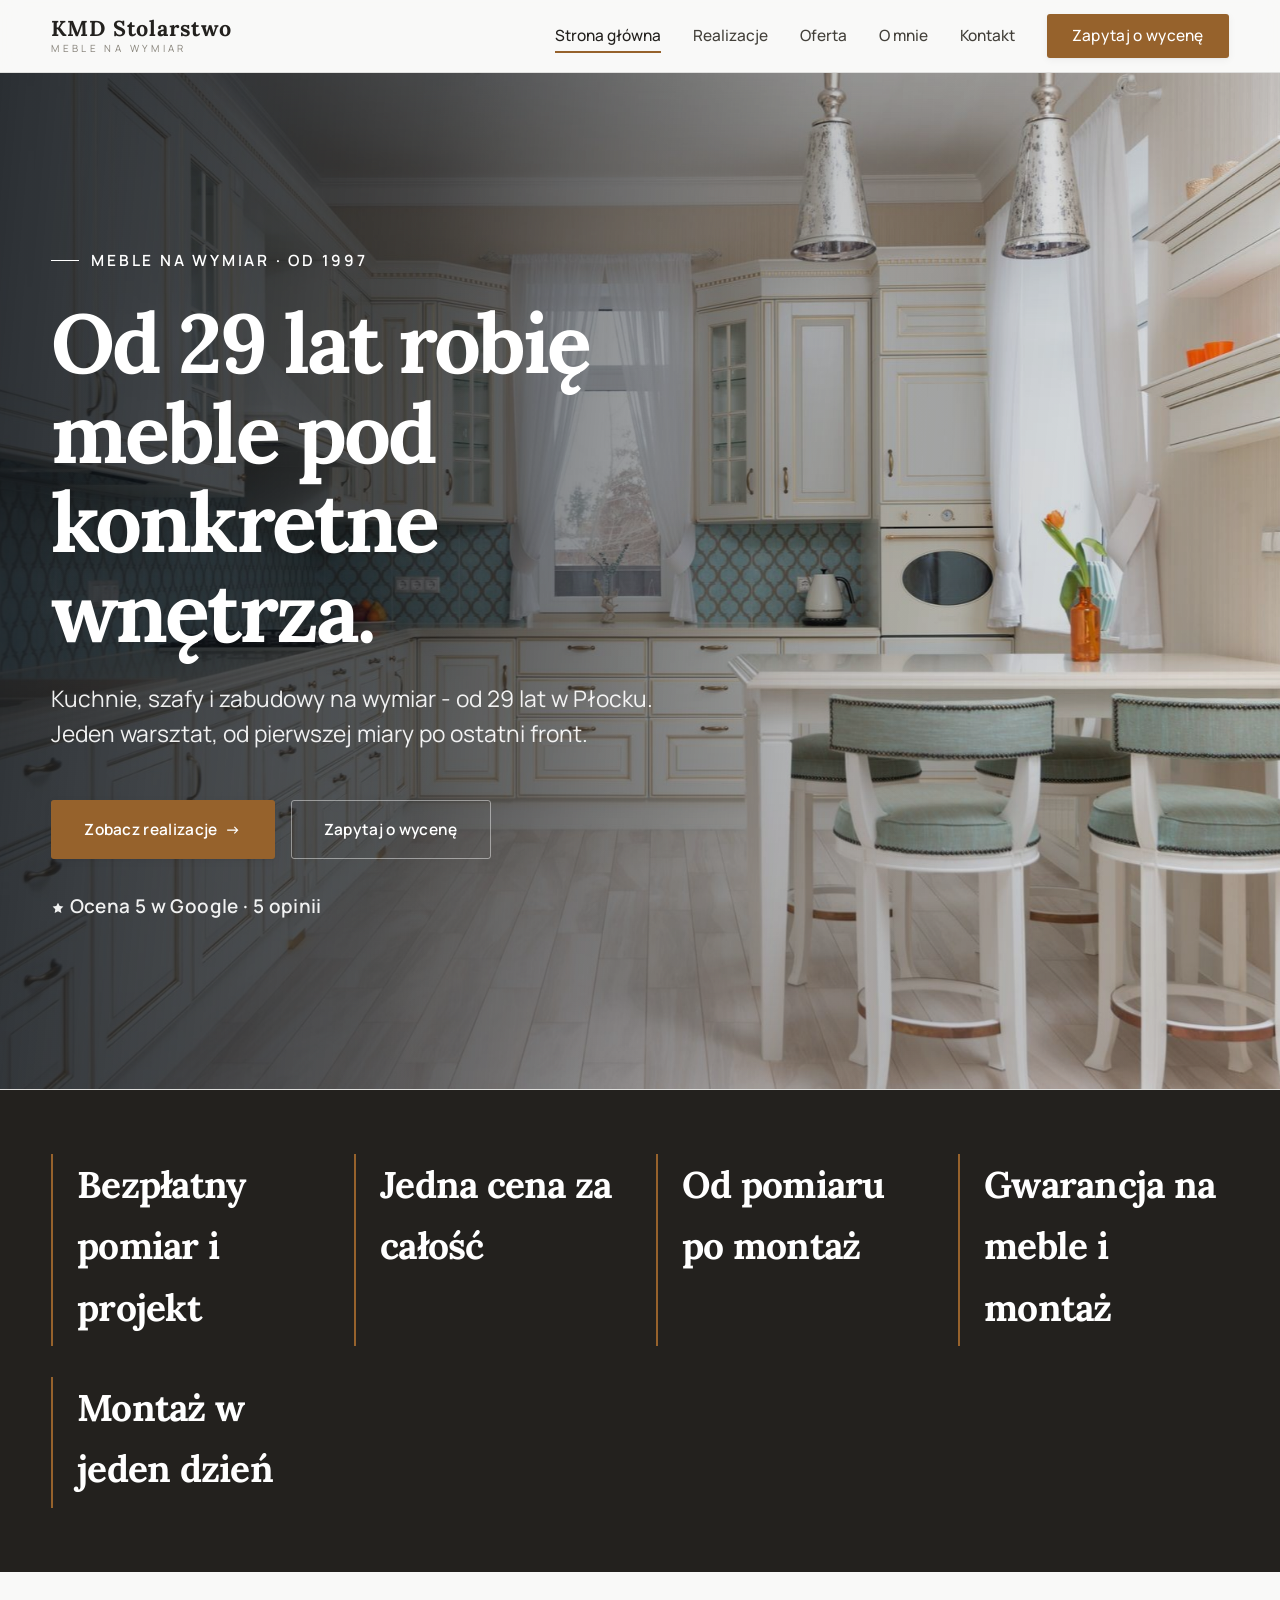
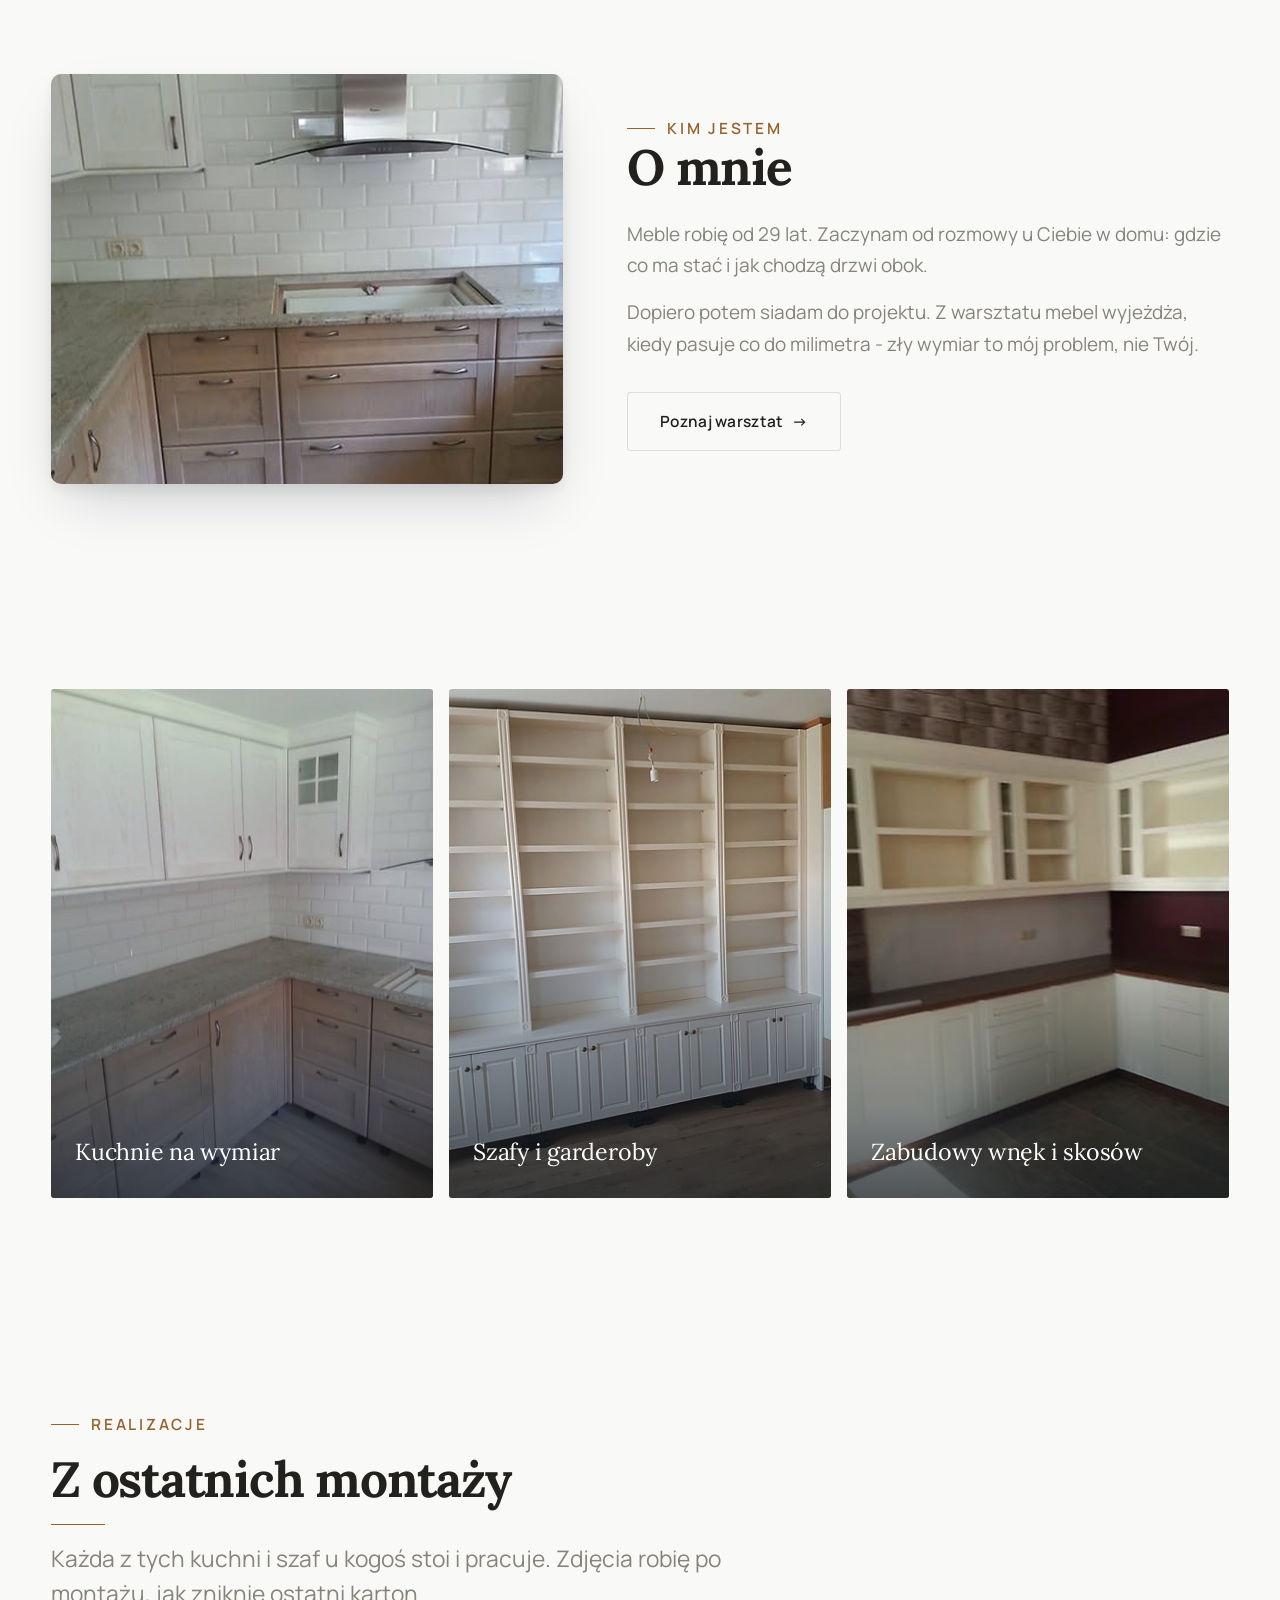
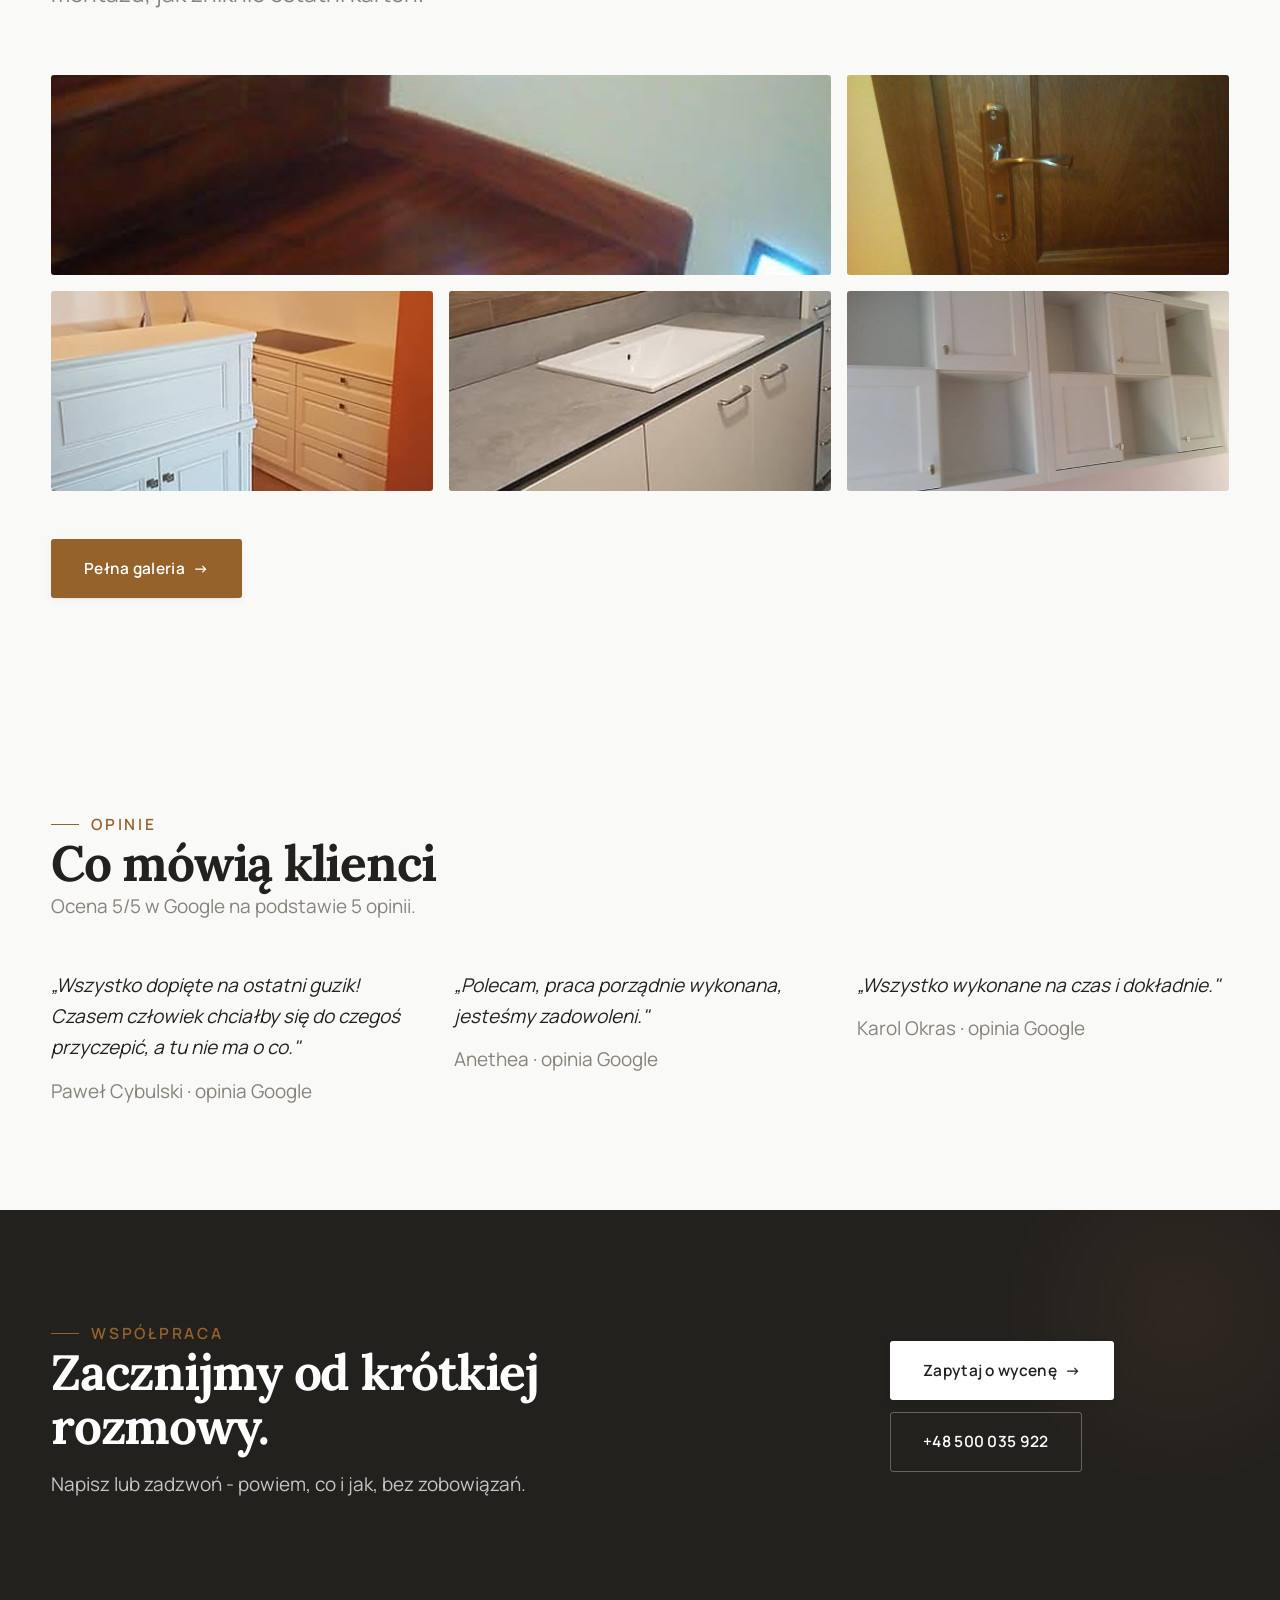
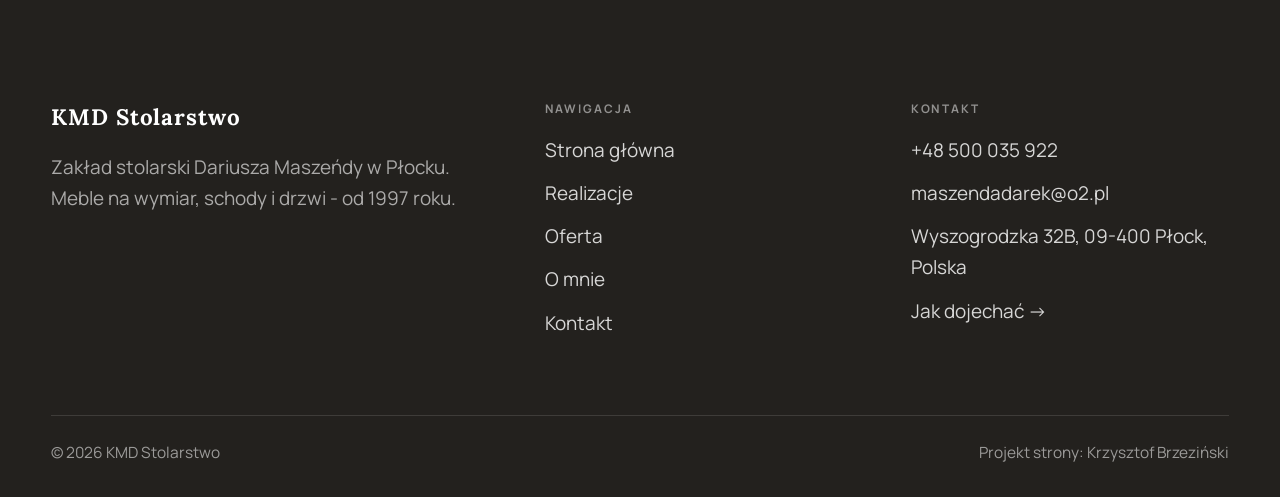
<file: index.html>
<!DOCTYPE html>
<html lang="pl">
<head>
<meta charset="UTF-8">
<meta name="viewport" content="width=device-width, initial-scale=1.0">
<title>Meble na wymiar Płock - kuchnie i szafy | KMD Stolarstwo</title>
<meta name="description" content="Meble na wymiar w Płocku: kuchnie, szafy i zabudowy pod Twoje wnętrze. Bezpłatny pomiar i projekt, jedna cena, montaż z gwarancją. Zadzwoń: +48 500 035 922.">
<link rel="preconnect" href="https://fonts.googleapis.com">
<link rel="preconnect" href="https://fonts.gstatic.com" crossorigin>
<link href="https://fonts.googleapis.com/css2?family=Lora:wght@500;600;700&family=Manrope:wght@400;500;600&display=swap" rel="stylesheet">
<link rel="stylesheet" href="assets/styles.css">
<meta name="nb-deploy" content="cd68d4d798ba">
</head>
<body>

<header class="nav">
  <div class="wrap nav-inner">
    <a class="brand" href="index.html"><span class="name">KMD Stolarstwo</span><span class="sub">Meble na wymiar</span></a>
    <nav class="nav-links">
      <a href="index.html" class="active">Strona główna</a>
      <a href="realizacje.html">Realizacje</a>
      <a href="oferta.html">Oferta</a>
      <a href="o-nas.html">O mnie</a>
      <a href="kontakt.html">Kontakt</a>
      <a href="kontakt.html" class="btn btn-accent">Zapytaj o wycenę</a>
    </nav>
    <button class="nav-toggle" aria-label="Menu"><span></span><span></span><span></span></button>
  </div>
</header>

<section class="hero-cine">
  <img src="img/hero.jpg" alt="KMD Stolarstwo - Od 29 lat robię meble pod konkretne wnętrza. ">
  <div class="wrap">
    <div class="hero-copy">
      <span class="eyebrow">Meble na wymiar · od 1997</span>
      <h1>Od 29 lat robię meble pod konkretne wnętrza. </h1>
      <p class="lead">Kuchnie, szafy i zabudowy na wymiar - od 29 lat w Płocku. Jeden warsztat, od pierwszej miary po ostatni front.</p>
      <div class="hero-actions">
        <a href="realizacje.html" class="btn btn-accent">Zobacz realizacje <span class="arr">→</span></a>
        <a href="kontakt.html" class="btn btn-ghost" style="color:#fff;border-color:rgba(255,255,255,.45)">Zapytaj o wycenę</a>
      </div>
      <div style="margin-top:var(--space-6);color:#fff;font-weight:600;letter-spacing:.02em;opacity:.92"><svg class="ico-star" width="14" height="14" viewBox="0 0 24 24" style="vertical-align:-2px" aria-hidden="true"><path d="M12 2.8l2.85 5.8 6.4.93-4.63 4.5 1.1 6.37L12 17.4l-5.72 3 1.1-6.37-4.63-4.5 6.4-.93L12 2.8Z" fill="currentColor"/></svg> Ocena 5 w Google · 5 opinii</div>
    </div>
  </div>
</section>
<section class="strip" style="padding-block:0">
  <div class="wrap">
    <div class="item reveal"><div class="k">Bezpłatny pomiar i projekt</div><div class="v"></div></div>
    <div class="item reveal"><div class="k">Jedna cena za całość</div><div class="v"></div></div>
    <div class="item reveal"><div class="k">Od pomiaru po montaż</div><div class="v"></div></div>
    <div class="item reveal"><div class="k">Gwarancja na meble i montaż</div><div class="v"></div></div>
    <div class="item reveal"><div class="k">Montaż w jeden dzień</div><div class="v"></div></div>
  </div>
</section>
<section>
  <div class="wrap split">
    <div class="split-art reveal"><img src="img/g1.jpg" alt="KMD Stolarstwo - realizacja" loading="lazy"></div>
    <div class="split-copy reveal">
      <span class="eyebrow">Kim jestem</span>
      <h2>O mnie</h2>
      <p class="muted">Meble robię od 29 lat. Zaczynam od rozmowy u Ciebie w domu: gdzie co ma stać i jak chodzą drzwi obok.</p>
      <p class="muted">Dopiero potem siadam do projektu. Z warsztatu mebel wyjeżdża, kiedy pasuje co do milimetra - zły wymiar to mój problem, nie Twój.</p>
      <a href="o-nas.html" class="btn btn-ghost">Poznaj warsztat <span class="arr">→</span></a>
    </div>
  </div>
</section>
<section class="gateways-band">
  <div class="wrap">
    <div class="gateways">
      <a href="oferta.html" class="gateway reveal"><img src="img/g4.jpg" alt="Kuchnie na wymiar" loading="lazy"><span class="g-ttl">Kuchnie na wymiar</span></a>
      <a href="oferta.html" class="gateway reveal"><img src="img/g2.jpg" alt="Szafy i garderoby" loading="lazy"><span class="g-ttl">Szafy i garderoby</span></a>
      <a href="oferta.html" class="gateway reveal"><img src="img/about.jpg" alt="Zabudowy wnęk i skosów" loading="lazy"><span class="g-ttl">Zabudowy wnęk i skosów</span></a>
    </div>
  </div>
</section>
<section>
  <div class="wrap">
    <div class="head reveal">
      <span class="eyebrow">Realizacje</span>
      <h2>Z ostatnich montaży</h2>
      <p>Każda z tych kuchni i szaf u kogoś stoi i pracuje. Zdjęcia robię po montażu, jak zniknie ostatni karton.</p>
    </div>
    <div class="gallery">
      <div class="tile t-two3 reveal"><img src="img/g5.jpg" alt="Blat z litego drewna" loading="lazy"><div class="cap">Blat z litego drewna</div></div>
      <div class="tile t-third reveal"><img src="img/g6.jpg" alt="Mebel po montażu" loading="lazy"><div class="cap">Mebel po montażu</div></div>
      <div class="tile t-third reveal"><img src="img/g7.jpg" alt="KMD Stolarstwo" loading="lazy"></div>
      <div class="tile t-third reveal"><img src="img/g8.jpg" alt="KMD Stolarstwo" loading="lazy"></div>
      <div class="tile t-third reveal"><img src="img/g9.jpg" alt="KMD Stolarstwo" loading="lazy"></div>
    </div>
    <div style="margin-top:var(--space-7)" class="reveal"><a href="realizacje.html" class="btn btn-accent">Pełna galeria <span class="arr">→</span></a></div>
  </div>
</section>
<section>
  <div class="wrap">
    <div class="reveal">
      <span class="eyebrow">Opinie</span>
      <h2>Co mówią klienci</h2>
      <p class="muted">Ocena 5/5 w Google na podstawie 5 opinii.</p>
    </div>
    <div class="reveal" style="display:grid;grid-template-columns:repeat(auto-fit,minmax(260px,1fr));gap:var(--space-6);margin-top:var(--space-7)">
      <figure style="margin:0">
        <blockquote style="margin:0;font-style:italic">„Wszystko dopięte na ostatni guzik! Czasem człowiek chciałby się do czegoś przyczepić, a tu nie ma o co."</blockquote>
        <figcaption class="muted" style="margin-top:var(--space-3)">Paweł Cybulski · opinia Google</figcaption>
      </figure>
      <figure style="margin:0">
        <blockquote style="margin:0;font-style:italic">„Polecam, praca porządnie wykonana, jesteśmy zadowoleni."</blockquote>
        <figcaption class="muted" style="margin-top:var(--space-3)">Anethea · opinia Google</figcaption>
      </figure>
      <figure style="margin:0">
        <blockquote style="margin:0;font-style:italic">„Wszystko wykonane na czas i dokładnie."</blockquote>
        <figcaption class="muted" style="margin-top:var(--space-3)">Karol Okras · opinia Google</figcaption>
      </figure>
    </div>
  </div>
</section>
<section class="cta">
  <div class="wrap">
    <div class="reveal">
      <span class="eyebrow">Współpraca</span>
      <h2>Zacznijmy od krótkiej rozmowy.</h2>
      <p>Napisz lub zadzwoń - powiem, co i jak, bez zobowiązań.</p>
    </div>
    <div class="cta-actions reveal">
      <a href="kontakt.html" class="btn btn-light">Zapytaj o wycenę <span class="arr">→</span></a>
      <a href="tel:+48500035922" class="btn btn-ghost" style="color:#fff;border-color:rgba(255,255,255,.3)">+48 500 035 922</a>
    </div>
  </div>
</section>

<footer>
  <div class="wrap">
    <div class="foot-grid">
      <div class="foot-brand">
        <div class="name">KMD Stolarstwo</div>
        <p>Zakład stolarski Dariusza Maszeńdy w Płocku. Meble na wymiar, schody i drzwi - od 1997 roku.</p>
      </div>
      <div class="foot-col">
        <h4>Nawigacja</h4>
        <a href="index.html">Strona główna</a>
        <a href="realizacje.html">Realizacje</a>
        <a href="oferta.html">Oferta</a>
        <a href="o-nas.html">O mnie</a>
        <a href="kontakt.html">Kontakt</a>
      </div>
      <div class="foot-col">
        <h4>Kontakt</h4>
        <a href="tel:+48500035922">+48 500 035 922</a>
        <a href="mailto:maszendadarek@o2.pl">maszendadarek@o2.pl</a>
        <p>Wyszogrodzka 32B, 09-400 Płock, Polska</p>
        <a href="https://maps.google.com/?cid=10167603123953604159&g_mp=CiVnb29nbGUubWFwcy5wbGFjZXMudjEuUGxhY2VzLkdldFBsYWNlEAIYBCAA" target="_blank" rel="noopener">Jak dojechać →</a>
      </div>
    </div>
    <div class="foot-bot">
      <span>© 2026 KMD Stolarstwo</span>
      <span>Projekt strony: Krzysztof Brzeziński</span>
    </div>
  </div>
</footer>


<script src="assets/main.js"></script>
</body>
</html>
</file>
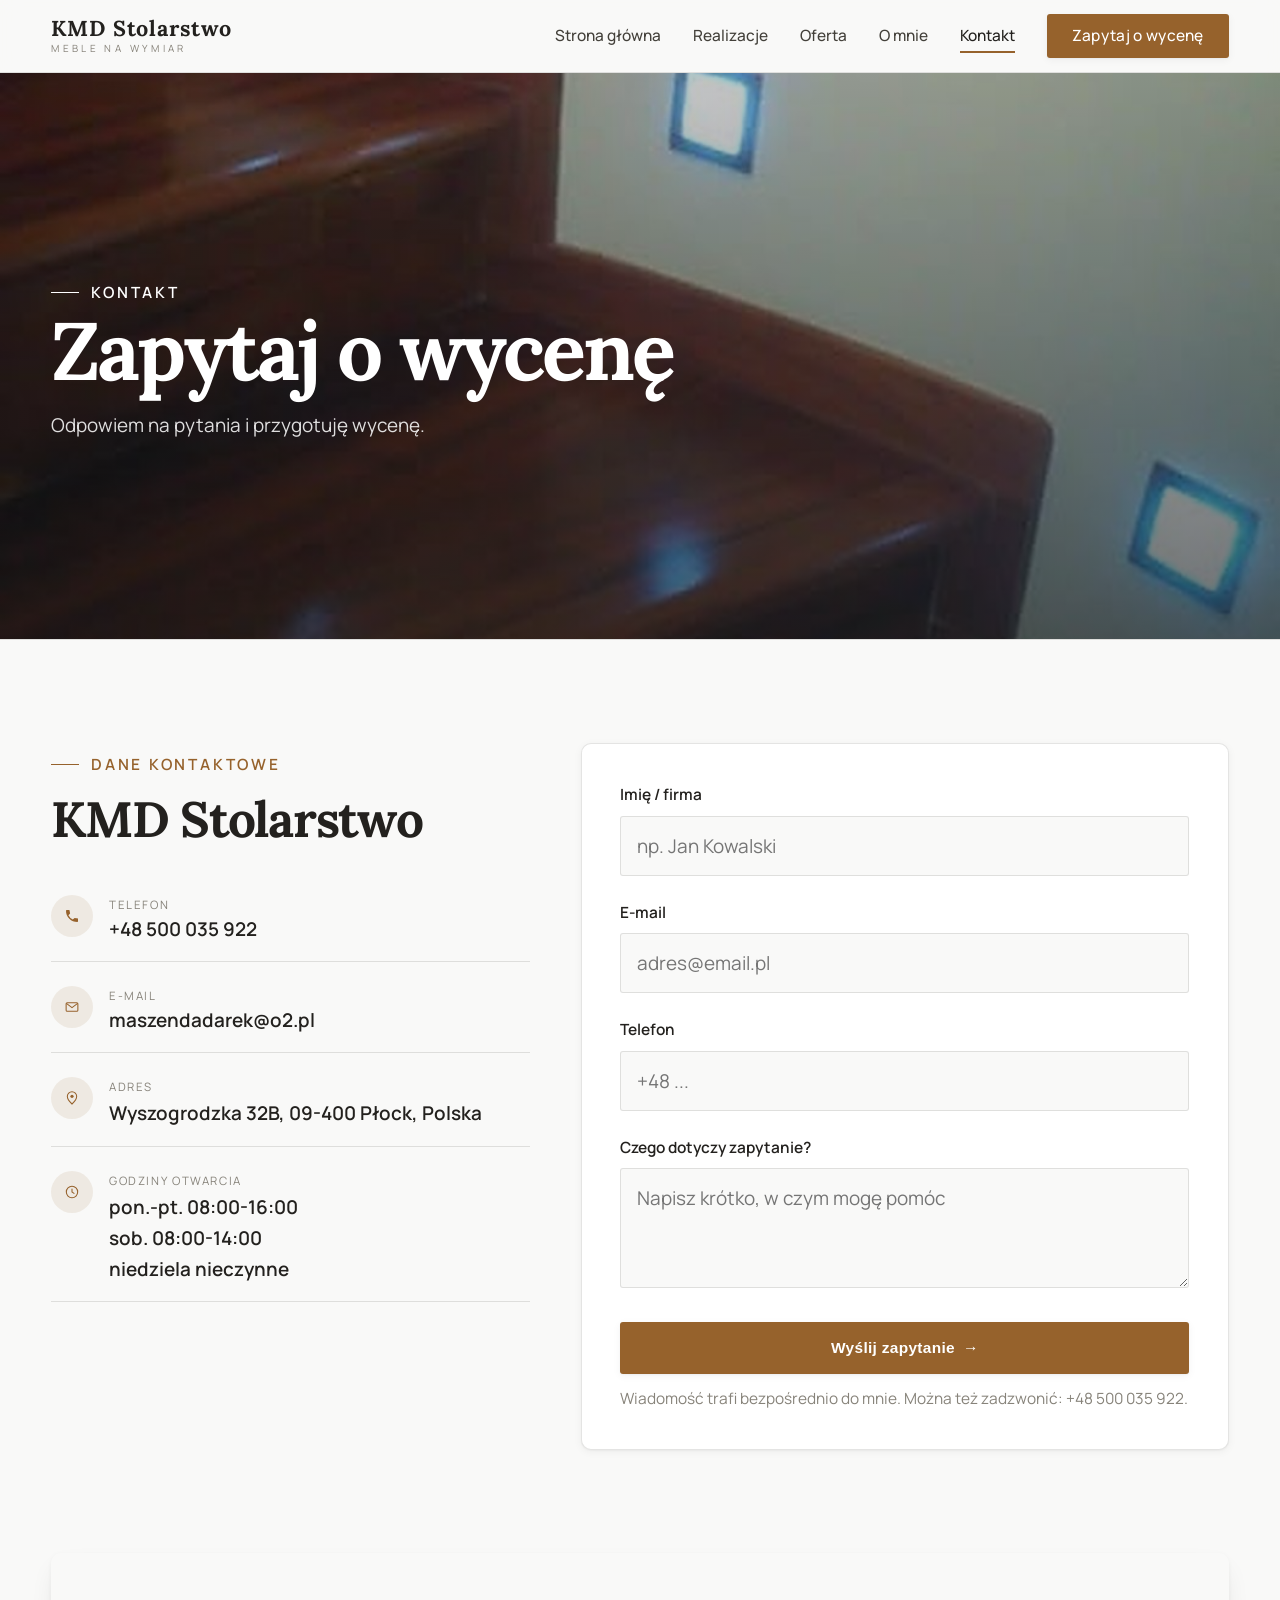
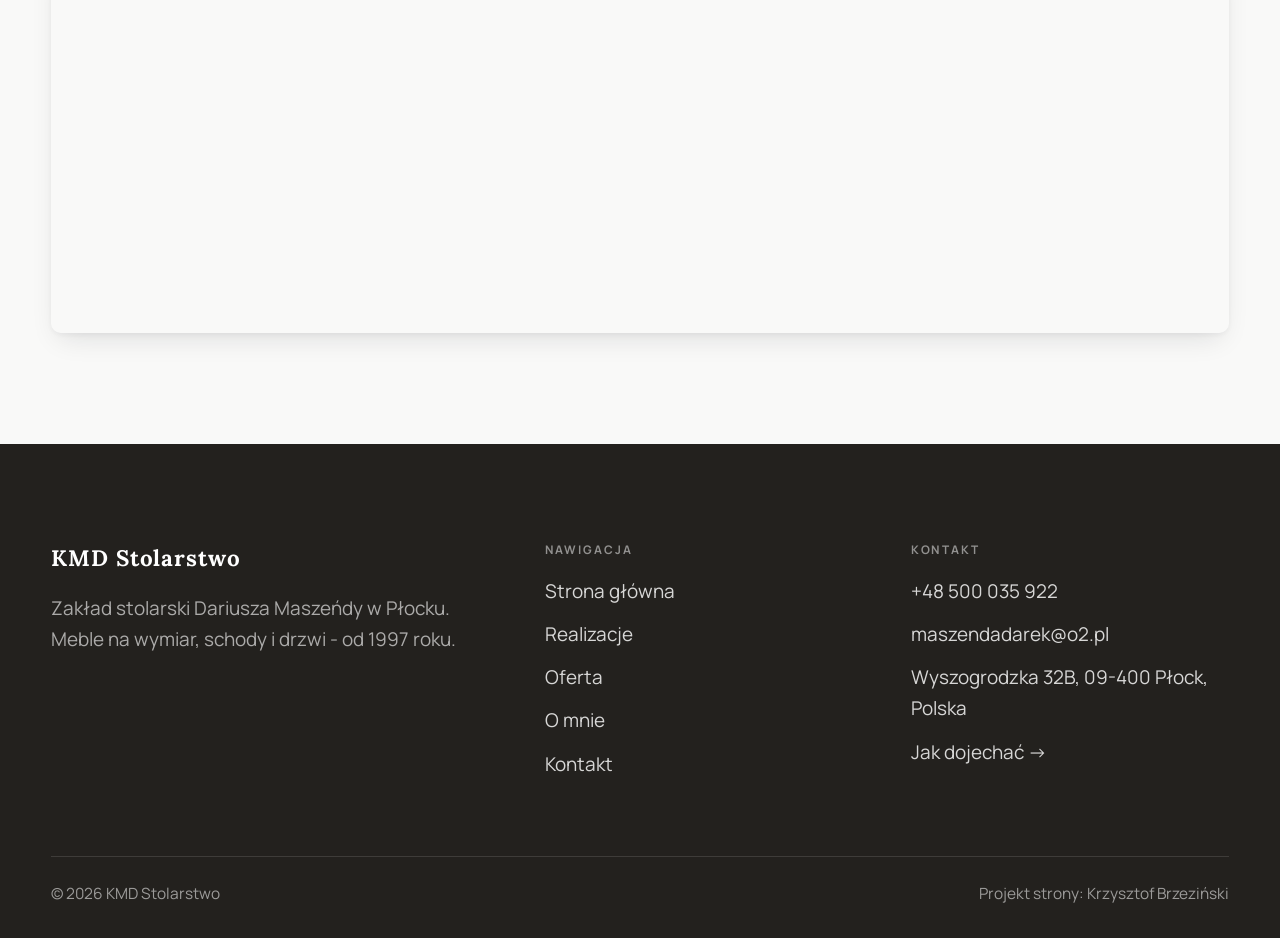
<file: kontakt.html>
<!DOCTYPE html>
<html lang="pl">
<head>
<meta charset="UTF-8">
<meta name="viewport" content="width=device-width, initial-scale=1.0">
<title>Kontakt - KMD Stolarstwo</title>
<meta name="description" content="Kontakt KMD Stolarstwo - Wyszogrodzka 32B, 09-400 Płock, Polska">
<link rel="preconnect" href="https://fonts.googleapis.com">
<link rel="preconnect" href="https://fonts.gstatic.com" crossorigin>
<link href="https://fonts.googleapis.com/css2?family=Lora:wght@500;600;700&family=Manrope:wght@400;500;600&display=swap" rel="stylesheet">
<link rel="stylesheet" href="assets/styles.css">
</head>
<body>

<header class="nav">
  <div class="wrap nav-inner">
    <a class="brand" href="index.html"><span class="name">KMD Stolarstwo</span><span class="sub">Meble na wymiar</span></a>
    <nav class="nav-links">
      <a href="index.html">Strona główna</a>
      <a href="realizacje.html">Realizacje</a>
      <a href="oferta.html">Oferta</a>
      <a href="o-nas.html">O mnie</a>
      <a href="kontakt.html" class="active">Kontakt</a>
      <a href="kontakt.html" class="btn btn-accent">Zapytaj o wycenę</a>
    </nav>
    <button class="nav-toggle" aria-label="Menu"><span></span><span></span><span></span></button>
  </div>
</header>

<section class="pagehead">
  <img src="img/g5.jpg" alt="KMD Stolarstwo - Zapytaj o wycenę">
  <div class="wrap">
    <span class="eyebrow">Kontakt</span>
    <h1>Zapytaj o wycenę</h1>
    <p>Odpowiem na pytania i przygotuję wycenę.</p>
  </div>
</section>
<section>
  <div class="wrap contact-grid">
    <div class="reveal">
      <span class="eyebrow">Dane kontaktowe</span>
      <h2 style="margin:var(--space-4) 0 var(--space-6)">KMD Stolarstwo</h2>
      <div class="info-list">
        <div class="info-row"><div class="ic"><svg class="ico-tel" width="16" height="16" viewBox="0 0 24 24" fill="none" aria-hidden="true"><path d="M6.6 10.8a15.5 15.5 0 0 0 6.6 6.6l2.2-2.2a1 1 0 0 1 1-.24 11.4 11.4 0 0 0 3.6.58 1 1 0 0 1 1 1V20a1 1 0 0 1-1 1A17 17 0 0 1 3 4a1 1 0 0 1 1-1h3.5a1 1 0 0 1 1 1c0 1.25.2 2.46.58 3.6a1 1 0 0 1-.25 1l-2.23 2.2Z" fill="currentColor"/></svg></div><div><div class="lbl">Telefon</div><a class="val" href="tel:+48500035922">+48 500 035 922</a></div></div>
        <div class="info-row"><div class="ic"><svg class="ico-mail" width="16" height="16" viewBox="0 0 24 24" fill="none" aria-hidden="true"><rect x="3.2" y="5.5" width="17.6" height="13" rx="1.6" stroke="currentColor" stroke-width="1.6"/><path d="M4 7l8 6 8-6" stroke="currentColor" stroke-width="1.6" stroke-linecap="round" stroke-linejoin="round"/></svg></div><div><div class="lbl">E-mail</div><a class="val" href="mailto:maszendadarek@o2.pl">maszendadarek@o2.pl</a></div></div>
        <div class="info-row"><div class="ic"><svg class="ico-pin" width="16" height="16" viewBox="0 0 24 24" fill="none" aria-hidden="true"><path d="M12 21s7-6.1 7-11.5A7 7 0 0 0 5 9.5C5 14.9 12 21 12 21Z" stroke="currentColor" stroke-width="1.6" fill="none"/><circle cx="12" cy="9.5" r="2.4" fill="currentColor"/></svg></div><div><div class="lbl">Adres</div><div class="val">Wyszogrodzka 32B, 09-400 Płock, Polska</div></div></div>
        <div class="info-row"><div class="ic"><svg width="16" height="16" viewBox="0 0 24 24" fill="none" aria-hidden="true"><circle cx="12" cy="12" r="8.5" stroke="currentColor" stroke-width="1.6"/><path d="M12 7.5V12l3 2" stroke="currentColor" stroke-width="1.6" stroke-linecap="round"/></svg></div><div><div class="lbl">Godziny otwarcia</div><div class="val">pon.-pt. 08:00-16:00<br>sob. 08:00-14:00<br>niedziela nieczynne</div></div></div>
      </div>
    </div>
    <div class="reveal">
      <form class="form" action="https://formsubmit.co/maszendadarek@o2.pl" method="POST">
        <input type="hidden" name="_subject" value="Zapytanie ze strony KMD Stolarstwo">
        <input type="hidden" name="_captcha" value="false">
        <input type="hidden" name="_template" value="table">
        <div class="fld"><label for="name">Imię / firma</label><input id="name" name="name" type="text" placeholder="np. Jan Kowalski" required></div>
        <div class="fld"><label for="email">E-mail</label><input id="email" name="email" type="email" placeholder="adres@email.pl" required></div>
        <div class="fld"><label for="phone">Telefon</label><input id="phone" name="phone" type="tel" placeholder="+48 ..."></div>
        <div class="fld"><label for="msg">Czego dotyczy zapytanie?</label><textarea id="msg" name="message" placeholder="Napisz krótko, w czym mogę pomóc" required></textarea></div>
        <button type="submit" class="btn btn-accent" style="width:100%;justify-content:center">Wyślij zapytanie <span class="arr">→</span></button>
        <p class="note">Wiadomość trafi bezpośrednio do mnie. Można też zadzwonić: +48 500 035 922.</p>
      </form>
    </div>
  </div>
</section>
<section style="padding-top:0">
  <div class="wrap reveal">
    <iframe class="map" title="KMD Stolarstwo - Płock" src="https://maps.google.com/maps?q=KMD%20Stolarstwo%20P%C5%82ock&z=15&output=embed" loading="lazy" referrerpolicy="no-referrer-when-downgrade"></iframe>
  </div>
</section>

<footer>
  <div class="wrap">
    <div class="foot-grid">
      <div class="foot-brand">
        <div class="name">KMD Stolarstwo</div>
        <p>Zakład stolarski Dariusza Maszeńdy w Płocku. Meble na wymiar, schody i drzwi - od 1997 roku.</p>
      </div>
      <div class="foot-col">
        <h4>Nawigacja</h4>
        <a href="index.html">Strona główna</a>
        <a href="realizacje.html">Realizacje</a>
        <a href="oferta.html">Oferta</a>
        <a href="o-nas.html">O mnie</a>
        <a href="kontakt.html">Kontakt</a>
      </div>
      <div class="foot-col">
        <h4>Kontakt</h4>
        <a href="tel:+48500035922">+48 500 035 922</a>
        <a href="mailto:maszendadarek@o2.pl">maszendadarek@o2.pl</a>
        <p>Wyszogrodzka 32B, 09-400 Płock, Polska</p>
        <a href="https://maps.google.com/?cid=10167603123953604159&g_mp=CiVnb29nbGUubWFwcy5wbGFjZXMudjEuUGxhY2VzLkdldFBsYWNlEAIYBCAA" target="_blank" rel="noopener">Jak dojechać →</a>
      </div>
    </div>
    <div class="foot-bot">
      <span>© 2026 KMD Stolarstwo</span>
      <span>Projekt strony: Krzysztof Brzeziński</span>
    </div>
  </div>
</footer>


<script src="assets/main.js"></script>
</body>
</html>
</file>
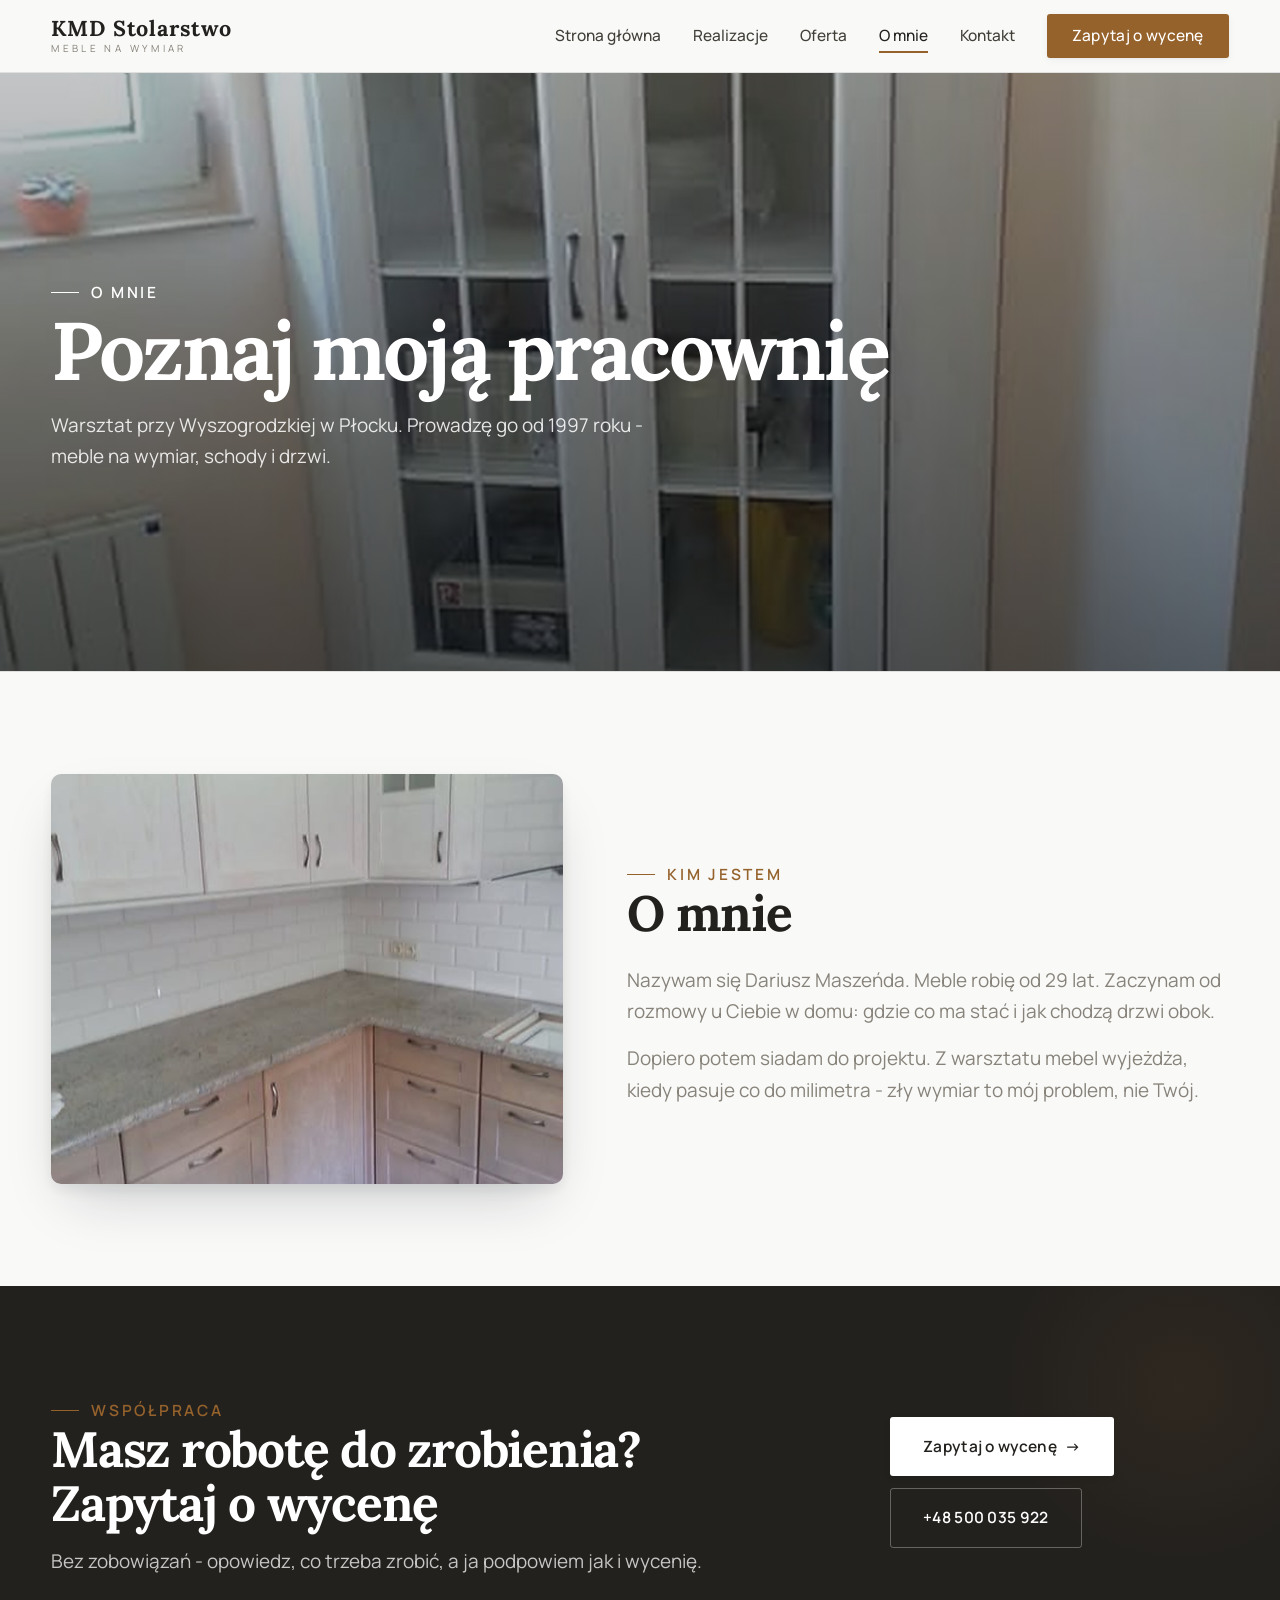
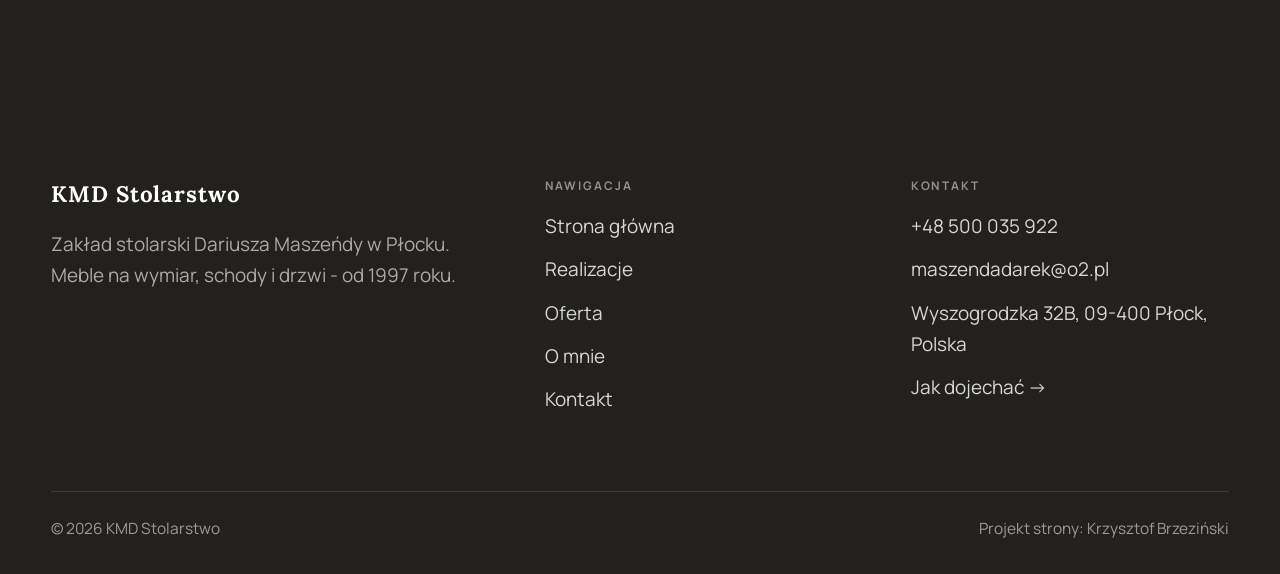
<file: o-nas.html>
<!DOCTYPE html>
<html lang="pl">
<head>
<meta charset="UTF-8">
<meta name="viewport" content="width=device-width, initial-scale=1.0">
<title>O mnie - KMD Stolarstwo</title>
<meta name="description" content="Meble na wymiar w Płocku: kuchnie, szafy i zabudowy pod Twoje wnętrze. Bezpłatny pomiar i projekt, jedna cena, montaż z gwarancją. Zadzwoń: +48 500 035 922.">
<link rel="preconnect" href="https://fonts.googleapis.com">
<link rel="preconnect" href="https://fonts.gstatic.com" crossorigin>
<link href="https://fonts.googleapis.com/css2?family=Lora:wght@500;600;700&family=Manrope:wght@400;500;600&display=swap" rel="stylesheet">
<link rel="stylesheet" href="assets/styles.css">
</head>
<body>

<header class="nav">
  <div class="wrap nav-inner">
    <a class="brand" href="index.html"><span class="name">KMD Stolarstwo</span><span class="sub">Meble na wymiar</span></a>
    <nav class="nav-links">
      <a href="index.html">Strona główna</a>
      <a href="realizacje.html">Realizacje</a>
      <a href="oferta.html">Oferta</a>
      <a href="o-nas.html" class="active">O mnie</a>
      <a href="kontakt.html">Kontakt</a>
      <a href="kontakt.html" class="btn btn-accent">Zapytaj o wycenę</a>
    </nav>
    <button class="nav-toggle" aria-label="Menu"><span></span><span></span><span></span></button>
  </div>
</header>

<section class="pagehead">
  <img src="img/g11.jpg" alt="KMD Stolarstwo - Poznaj moją pracownię">
  <div class="wrap">
    <span class="eyebrow">O mnie</span>
    <h1>Poznaj moją pracownię</h1>
    <p>Warsztat przy Wyszogrodzkiej w Płocku. Prowadzę go od 1997 roku - meble na wymiar, schody i drzwi.</p>
  </div>
</section>
<section>
  <div class="wrap split">
    <div class="split-art reveal"><img src="img/g4.jpg" alt="KMD Stolarstwo" loading="lazy"></div>
    <div class="split-copy reveal">
      <span class="eyebrow">Kim jestem</span>
      <h2>O mnie</h2>
      <p class="muted">Nazywam się Dariusz Maszeńda. Meble robię od 29 lat. Zaczynam od rozmowy u Ciebie w domu: gdzie co ma stać i jak chodzą drzwi obok.</p>
      <p class="muted">Dopiero potem siadam do projektu. Z warsztatu mebel wyjeżdża, kiedy pasuje co do milimetra - zły wymiar to mój problem, nie Twój.</p>
    </div>
  </div>
</section>


<section class="cta">
  <div class="wrap">
    <div class="reveal">
      <span class="eyebrow">Współpraca</span>
      <h2>Masz robotę do zrobienia? Zapytaj o wycenę</h2>
      <p>Bez zobowiązań - opowiedz, co trzeba zrobić, a ja podpowiem jak i wycenię.</p>
    </div>
    <div class="cta-actions reveal">
      <a href="kontakt.html" class="btn btn-light">Zapytaj o wycenę <span class="arr">→</span></a>
      <a href="tel:+48500035922" class="btn btn-ghost" style="color:#fff;border-color:rgba(255,255,255,.3)">+48 500 035 922</a>
    </div>
  </div>
</section>

<footer>
  <div class="wrap">
    <div class="foot-grid">
      <div class="foot-brand">
        <div class="name">KMD Stolarstwo</div>
        <p>Zakład stolarski Dariusza Maszeńdy w Płocku. Meble na wymiar, schody i drzwi - od 1997 roku.</p>
      </div>
      <div class="foot-col">
        <h4>Nawigacja</h4>
        <a href="index.html">Strona główna</a>
        <a href="realizacje.html">Realizacje</a>
        <a href="oferta.html">Oferta</a>
        <a href="o-nas.html">O mnie</a>
        <a href="kontakt.html">Kontakt</a>
      </div>
      <div class="foot-col">
        <h4>Kontakt</h4>
        <a href="tel:+48500035922">+48 500 035 922</a>
        <a href="mailto:maszendadarek@o2.pl">maszendadarek@o2.pl</a>
        <p>Wyszogrodzka 32B, 09-400 Płock, Polska</p>
        <a href="https://maps.google.com/?cid=10167603123953604159&g_mp=CiVnb29nbGUubWFwcy5wbGFjZXMudjEuUGxhY2VzLkdldFBsYWNlEAIYBCAA" target="_blank" rel="noopener">Jak dojechać →</a>
      </div>
    </div>
    <div class="foot-bot">
      <span>© 2026 KMD Stolarstwo</span>
      <span>Projekt strony: Krzysztof Brzeziński</span>
    </div>
  </div>
</footer>


<script src="assets/main.js"></script>
</body>
</html>
</file>
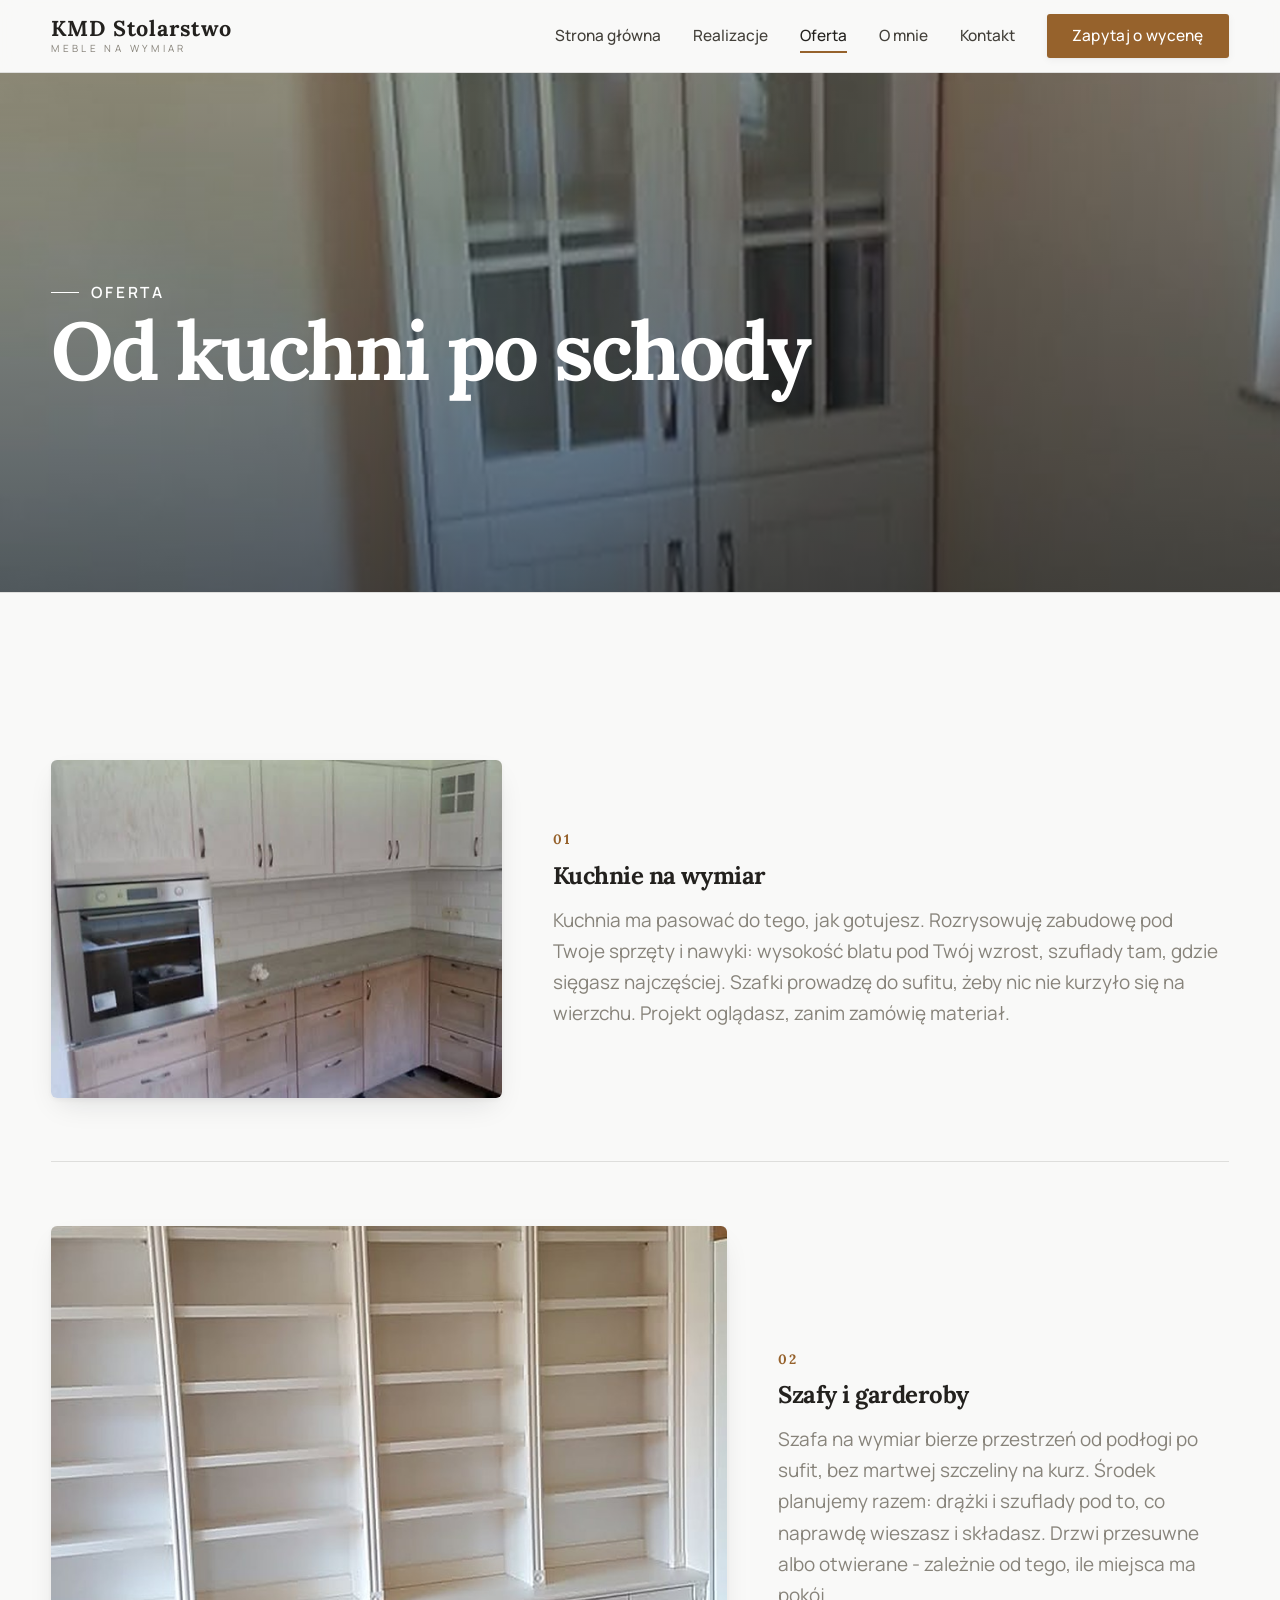
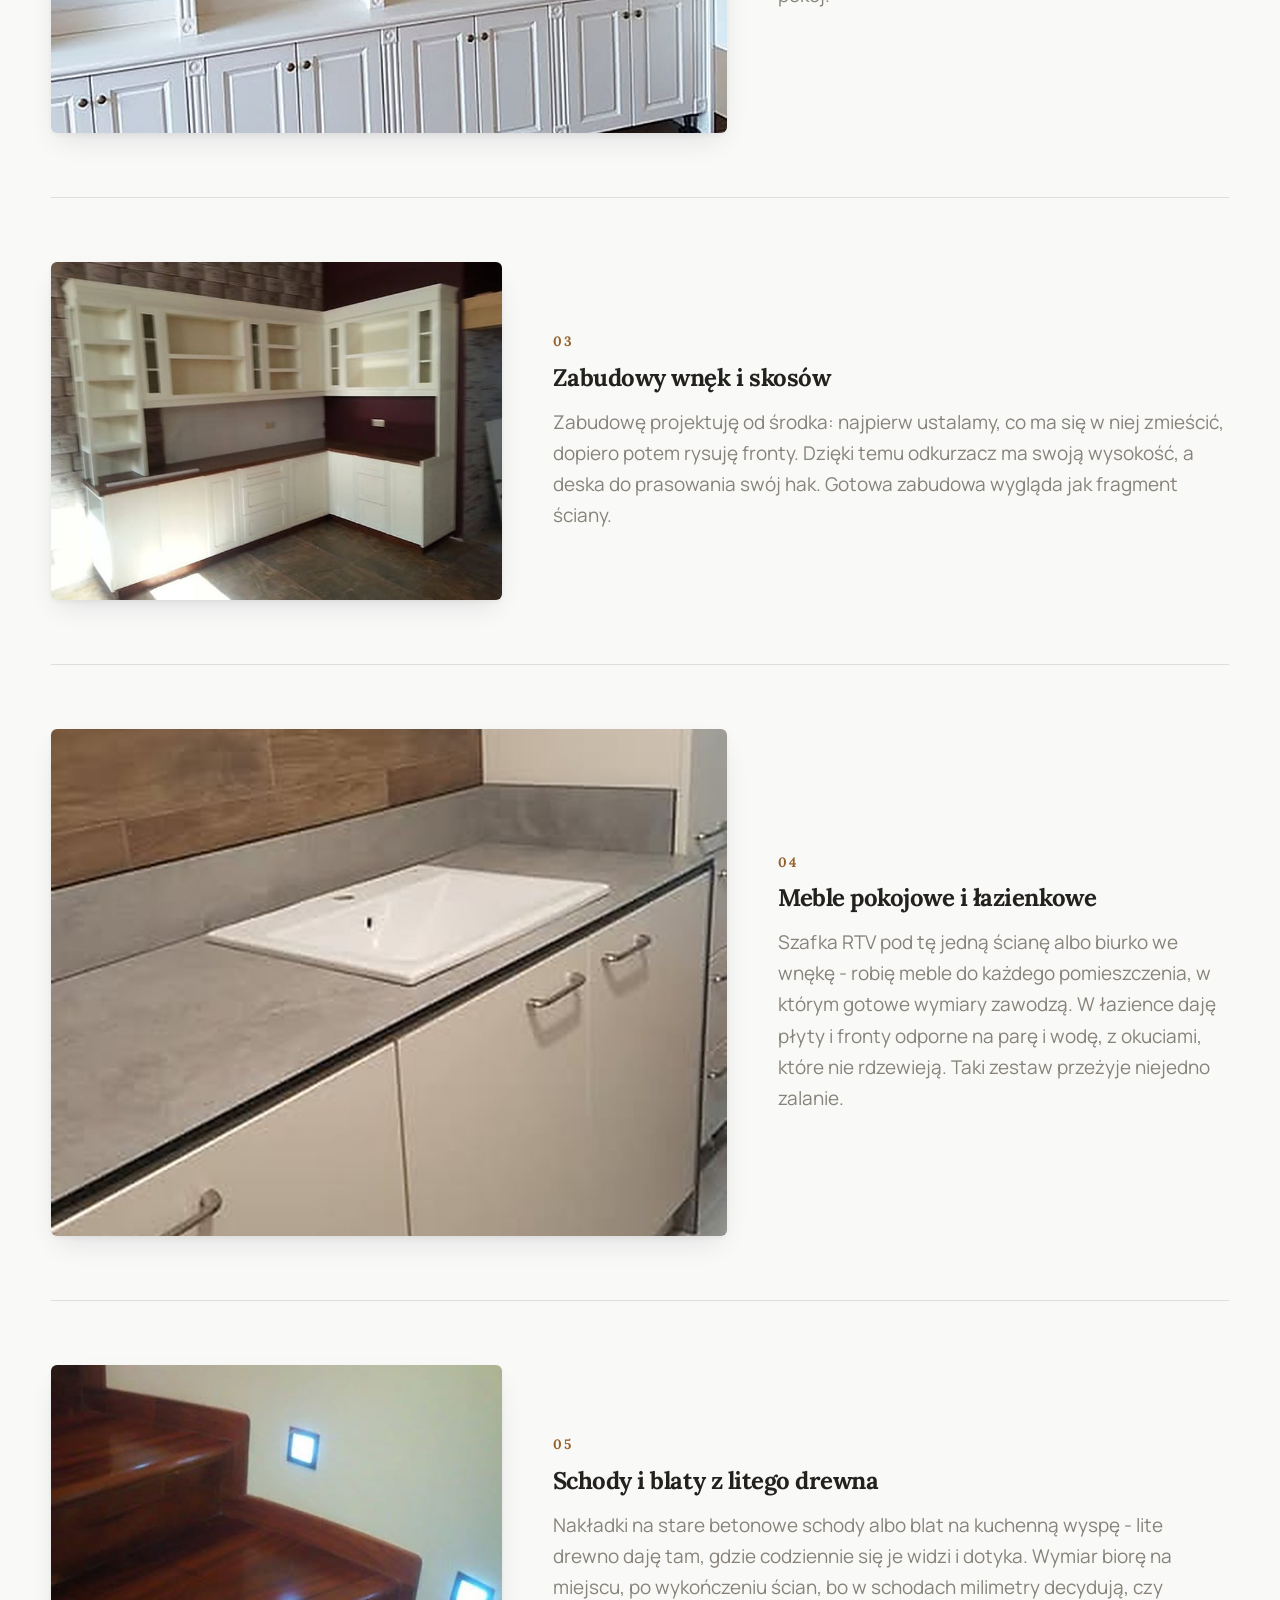
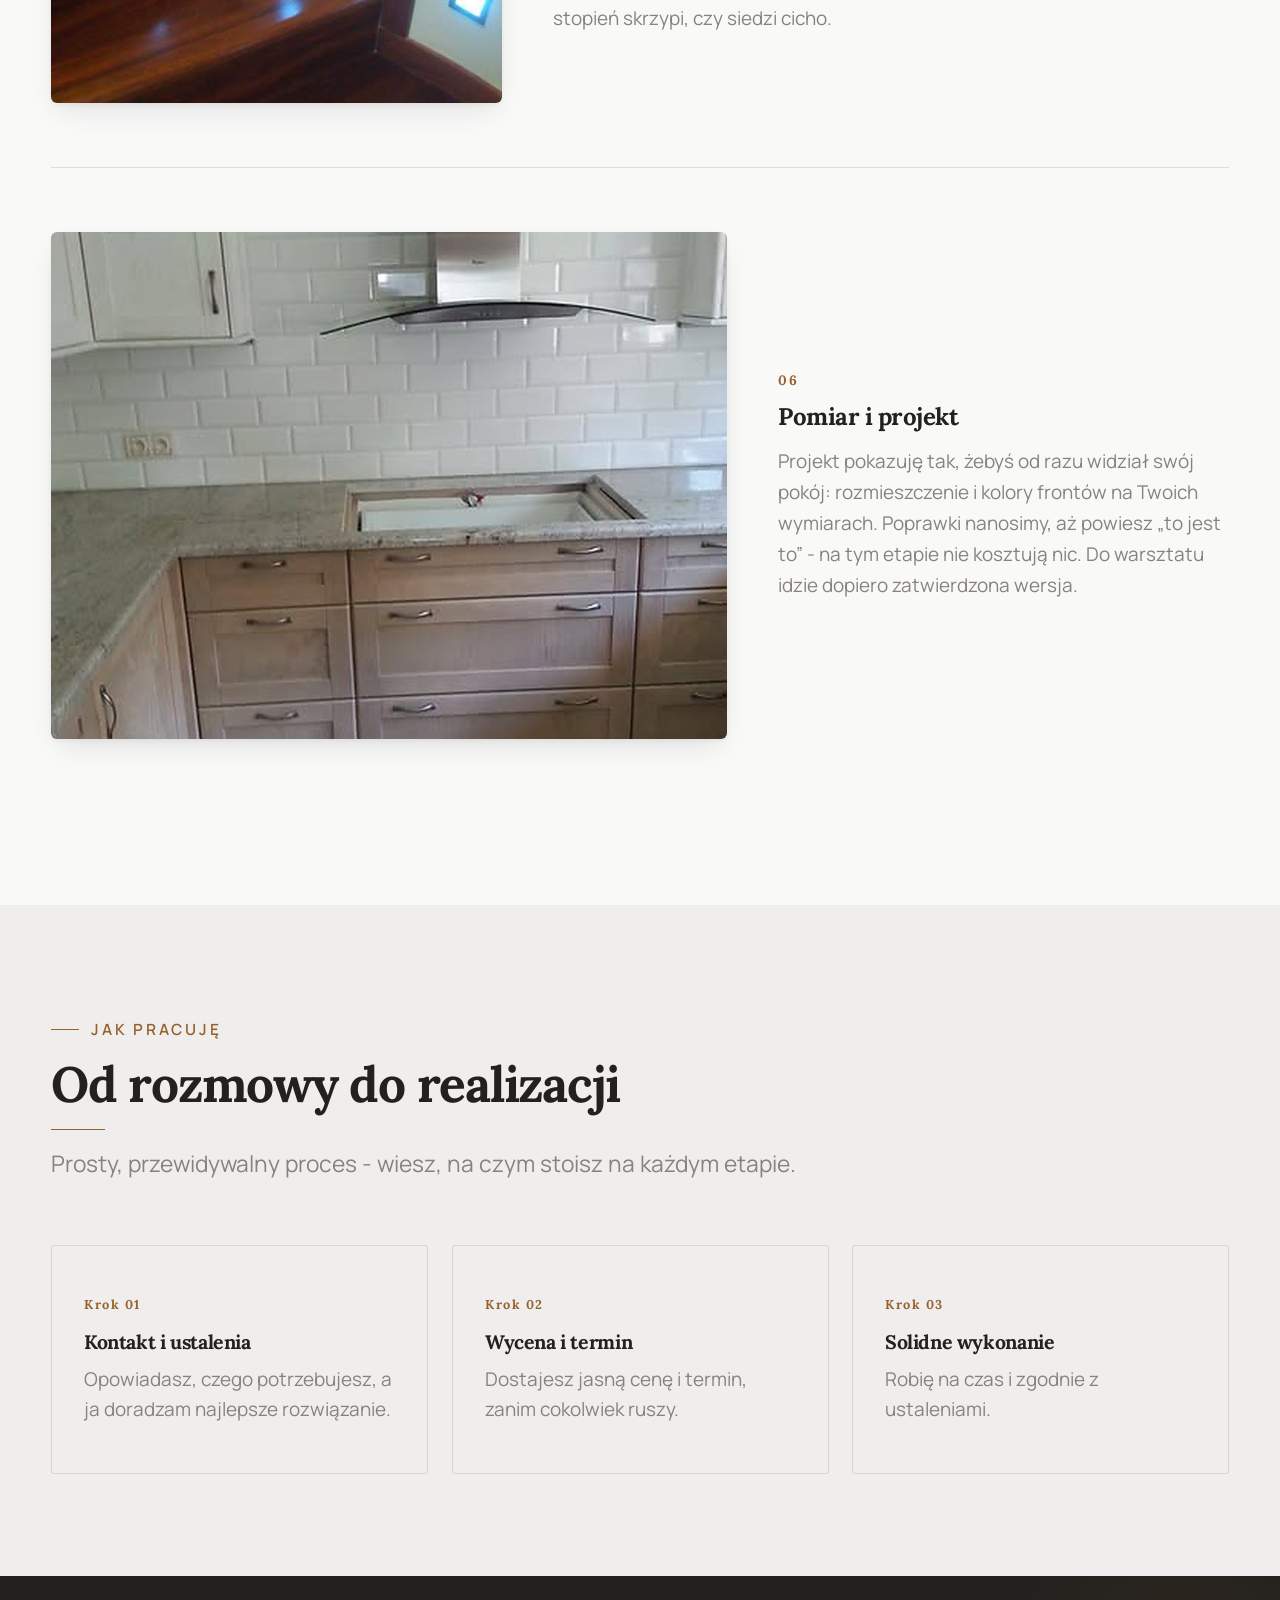
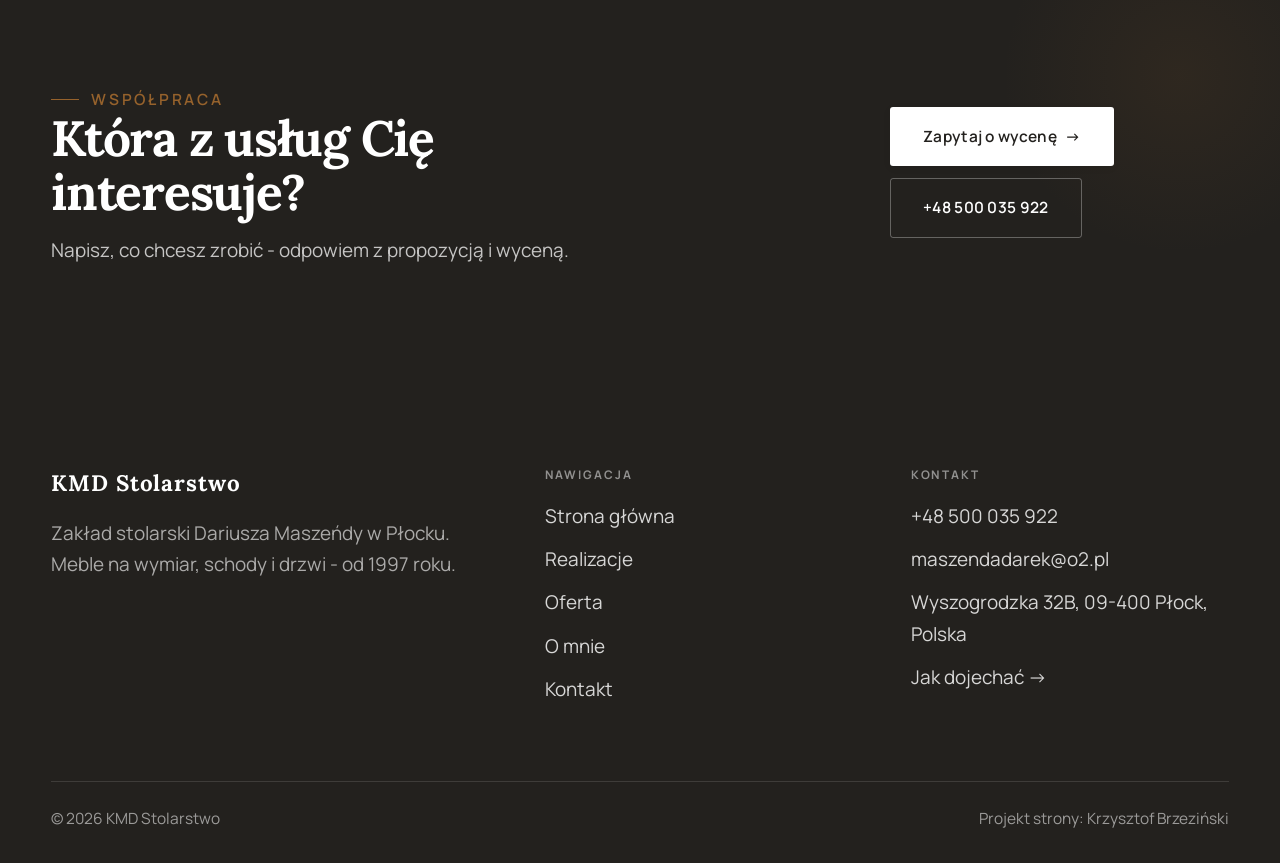
<file: oferta.html>
<!DOCTYPE html>
<html lang="pl">
<head>
<meta charset="UTF-8">
<meta name="viewport" content="width=device-width, initial-scale=1.0">
<title>Oferta - KMD Stolarstwo</title>
<meta name="description" content="Meble na wymiar w Płocku: kuchnie, szafy i zabudowy pod Twoje wnętrze. Bezpłatny pomiar i projekt, jedna cena, montaż z gwarancją. Zadzwoń: +48 500 035 922.">
<link rel="preconnect" href="https://fonts.googleapis.com">
<link rel="preconnect" href="https://fonts.gstatic.com" crossorigin>
<link href="https://fonts.googleapis.com/css2?family=Lora:wght@500;600;700&family=Manrope:wght@400;500;600&display=swap" rel="stylesheet">
<link rel="stylesheet" href="assets/styles.css">
</head>
<body>

<header class="nav">
  <div class="wrap nav-inner">
    <a class="brand" href="index.html"><span class="name">KMD Stolarstwo</span><span class="sub">Meble na wymiar</span></a>
    <nav class="nav-links">
      <a href="index.html">Strona główna</a>
      <a href="realizacje.html">Realizacje</a>
      <a href="oferta.html" class="active">Oferta</a>
      <a href="o-nas.html">O mnie</a>
      <a href="kontakt.html">Kontakt</a>
      <a href="kontakt.html" class="btn btn-accent">Zapytaj o wycenę</a>
    </nav>
    <button class="nav-toggle" aria-label="Menu"><span></span><span></span><span></span></button>
  </div>
</header>

<section class="pagehead">
  <img src="img/g13.jpg" alt="KMD Stolarstwo - Od kuchni po schody">
  <div class="wrap">
    <span class="eyebrow">Oferta</span>
    <h1>Od kuchni po schody</h1>
  </div>
</section>
<section>
  <div class="wrap">
    <div class="svc-row reveal">
      <div class="svc-row-art"><img src="img/g14.jpg" alt="Kuchnie na wymiar" loading="lazy"></div>
      <div>
        <span class="num">01</span>
        <h3>Kuchnie na wymiar</h3>
        <p class="muted">Kuchnia ma pasować do tego, jak gotujesz. Rozrysowuję zabudowę pod Twoje sprzęty i nawyki: wysokość blatu pod Twój wzrost, szuflady tam, gdzie sięgasz najczęściej. Szafki prowadzę do sufitu, żeby nic nie kurzyło się na wierzchu. Projekt oglądasz, zanim zamówię materiał.</p>
      </div>
    </div>
    <div class="svc-row rev reveal">
      <div class="svc-row-art"><img src="img/g2.jpg" alt="Szafy i garderoby" loading="lazy"></div>
      <div>
        <span class="num">02</span>
        <h3>Szafy i garderoby</h3>
        <p class="muted">Szafa na wymiar bierze przestrzeń od podłogi po sufit, bez martwej szczeliny na kurz. Środek planujemy razem: drążki i szuflady pod to, co naprawdę wieszasz i składasz. Drzwi przesuwne albo otwierane - zależnie od tego, ile miejsca ma pokój.</p>
      </div>
    </div>
    <div class="svc-row reveal">
      <div class="svc-row-art"><img src="img/about.jpg" alt="Zabudowy wnęk i skosów" loading="lazy"></div>
      <div>
        <span class="num">03</span>
        <h3>Zabudowy wnęk i skosów</h3>
        <p class="muted">Zabudowę projektuję od środka: najpierw ustalamy, co ma się w niej zmieścić, dopiero potem rysuję fronty. Dzięki temu odkurzacz ma swoją wysokość, a deska do prasowania swój hak. Gotowa zabudowa wygląda jak fragment ściany.</p>
      </div>
    </div>
    <div class="svc-row rev reveal">
      <div class="svc-row-art"><img src="img/g8.jpg" alt="Meble pokojowe i łazienkowe" loading="lazy"></div>
      <div>
        <span class="num">04</span>
        <h3>Meble pokojowe i łazienkowe</h3>
        <p class="muted">Szafka RTV pod tę jedną ścianę albo biurko we wnękę - robię meble do każdego pomieszczenia, w którym gotowe wymiary zawodzą. W łazience daję płyty i fronty odporne na parę i wodę, z okuciami, które nie rdzewieją. Taki zestaw przeżyje niejedno zalanie.</p>
      </div>
    </div>
    <div class="svc-row reveal">
      <div class="svc-row-art"><img src="img/g5.jpg" alt="Schody i blaty z litego drewna" loading="lazy"></div>
      <div>
        <span class="num">05</span>
        <h3>Schody i blaty z litego drewna</h3>
        <p class="muted">Nakładki na stare betonowe schody albo blat na kuchenną wyspę - lite drewno daję tam, gdzie codziennie się je widzi i dotyka. Wymiar biorę na miejscu, po wykończeniu ścian, bo w schodach milimetry decydują, czy stopień skrzypi, czy siedzi cicho.</p>
      </div>
    </div>
    <div class="svc-row rev reveal">
      <div class="svc-row-art"><img src="img/g1.jpg" alt="Pomiar i projekt" loading="lazy"></div>
      <div>
        <span class="num">06</span>
        <h3>Pomiar i projekt</h3>
        <p class="muted">Projekt pokazuję tak, żebyś od razu widział swój pokój: rozmieszczenie i kolory frontów na Twoich wymiarach. Poprawki nanosimy, aż powiesz „to jest to” - na tym etapie nie kosztują nic. Do warsztatu idzie dopiero zatwierdzona wersja.</p>
      </div>
    </div>
  </div>
</section>
<section class="trust">
  <div class="wrap">
    <div class="head reveal">
      <span class="eyebrow">Jak pracuję</span>
      <h2>Od rozmowy do realizacji</h2>
      <p>Prosty, przewidywalny proces - wiesz, na czym stoisz na każdym etapie.</p>
    </div>
    <div class="svc-grid">
      <div class="svc reveal"><div class="ic">Krok 01</div><h3>Kontakt i ustalenia</h3><p>Opowiadasz, czego potrzebujesz, a ja doradzam najlepsze rozwiązanie.</p></div>
      <div class="svc reveal"><div class="ic">Krok 02</div><h3>Wycena i termin</h3><p>Dostajesz jasną cenę i termin, zanim cokolwiek ruszy.</p></div>
      <div class="svc reveal"><div class="ic">Krok 03</div><h3>Solidne wykonanie</h3><p>Robię na czas i zgodnie z ustaleniami.</p></div>
    </div>
  </div>
</section>
<section class="cta">
  <div class="wrap">
    <div class="reveal">
      <span class="eyebrow">Współpraca</span>
      <h2>Która z usług Cię interesuje?</h2>
      <p>Napisz, co chcesz zrobić - odpowiem z propozycją i wyceną.</p>
    </div>
    <div class="cta-actions reveal">
      <a href="kontakt.html" class="btn btn-light">Zapytaj o wycenę <span class="arr">→</span></a>
      <a href="tel:+48500035922" class="btn btn-ghost" style="color:#fff;border-color:rgba(255,255,255,.3)">+48 500 035 922</a>
    </div>
  </div>
</section>

<footer>
  <div class="wrap">
    <div class="foot-grid">
      <div class="foot-brand">
        <div class="name">KMD Stolarstwo</div>
        <p>Zakład stolarski Dariusza Maszeńdy w Płocku. Meble na wymiar, schody i drzwi - od 1997 roku.</p>
      </div>
      <div class="foot-col">
        <h4>Nawigacja</h4>
        <a href="index.html">Strona główna</a>
        <a href="realizacje.html">Realizacje</a>
        <a href="oferta.html">Oferta</a>
        <a href="o-nas.html">O mnie</a>
        <a href="kontakt.html">Kontakt</a>
      </div>
      <div class="foot-col">
        <h4>Kontakt</h4>
        <a href="tel:+48500035922">+48 500 035 922</a>
        <a href="mailto:maszendadarek@o2.pl">maszendadarek@o2.pl</a>
        <p>Wyszogrodzka 32B, 09-400 Płock, Polska</p>
        <a href="https://maps.google.com/?cid=10167603123953604159&g_mp=CiVnb29nbGUubWFwcy5wbGFjZXMudjEuUGxhY2VzLkdldFBsYWNlEAIYBCAA" target="_blank" rel="noopener">Jak dojechać →</a>
      </div>
    </div>
    <div class="foot-bot">
      <span>© 2026 KMD Stolarstwo</span>
      <span>Projekt strony: Krzysztof Brzeziński</span>
    </div>
  </div>
</footer>


<script src="assets/main.js"></script>
</body>
</html>
</file>
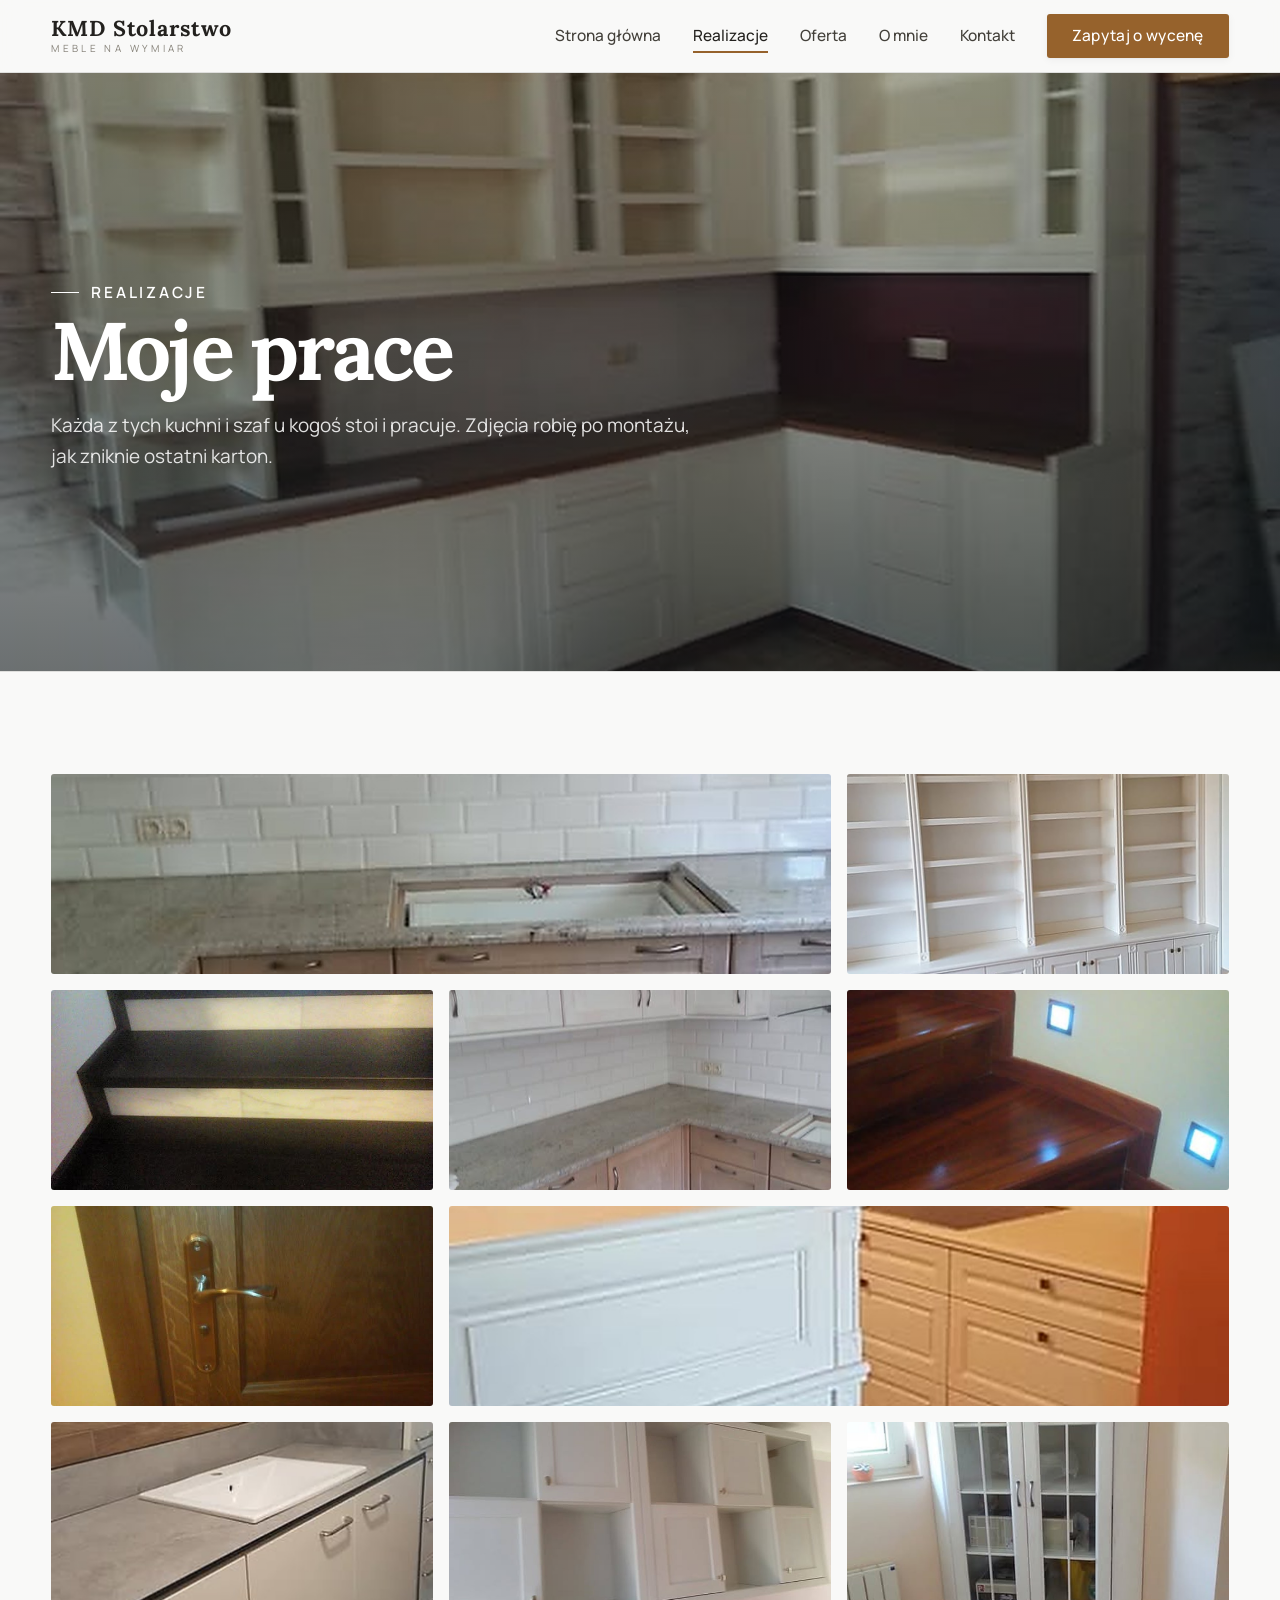
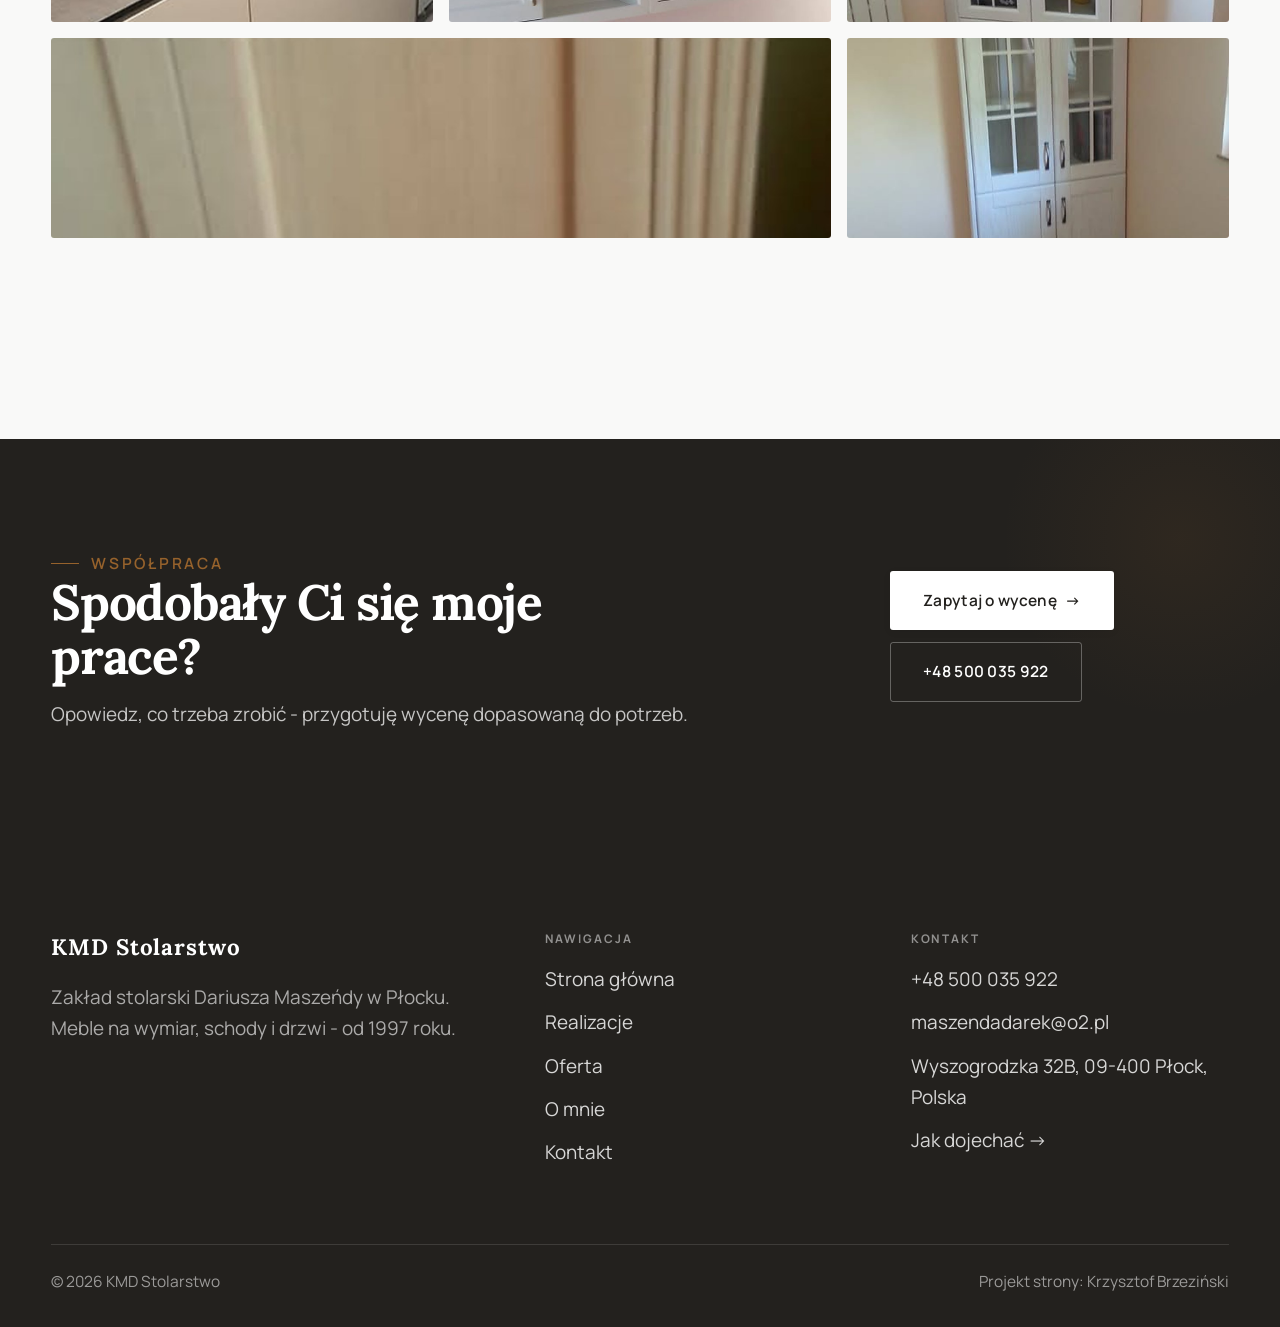
<file: realizacje.html>
<!DOCTYPE html>
<html lang="pl">
<head>
<meta charset="UTF-8">
<meta name="viewport" content="width=device-width, initial-scale=1.0">
<title>Realizacje - KMD Stolarstwo</title>
<meta name="description" content="Realizacje KMD Stolarstwo: Kuchnia na wymiar, Szafa wnękowa, Garderoba, Zabudowa pod skosem, Blat z litego drewna">
<link rel="preconnect" href="https://fonts.googleapis.com">
<link rel="preconnect" href="https://fonts.gstatic.com" crossorigin>
<link href="https://fonts.googleapis.com/css2?family=Lora:wght@500;600;700&family=Manrope:wght@400;500;600&display=swap" rel="stylesheet">
<link rel="stylesheet" href="assets/styles.css">
</head>
<body>

<header class="nav">
  <div class="wrap nav-inner">
    <a class="brand" href="index.html"><span class="name">KMD Stolarstwo</span><span class="sub">Meble na wymiar</span></a>
    <nav class="nav-links">
      <a href="index.html">Strona główna</a>
      <a href="realizacje.html" class="active">Realizacje</a>
      <a href="oferta.html">Oferta</a>
      <a href="o-nas.html">O mnie</a>
      <a href="kontakt.html">Kontakt</a>
      <a href="kontakt.html" class="btn btn-accent">Zapytaj o wycenę</a>
    </nav>
    <button class="nav-toggle" aria-label="Menu"><span></span><span></span><span></span></button>
  </div>
</header>

<section class="pagehead">
  <img src="img/about.jpg" alt="KMD Stolarstwo - Moje prace">
  <div class="wrap">
    <span class="eyebrow">Realizacje</span>
    <h1>Moje prace</h1>
    <p>Każda z tych kuchni i szaf u kogoś stoi i pracuje. Zdjęcia robię po montażu, jak zniknie ostatni karton.</p>
  </div>
</section>
<section>
  <div class="wrap">
    <div class="gallery">
      <div class="tile t-two3 reveal"><img src="img/g1.jpg" alt="Kuchnia na wymiar" loading="lazy"><div class="cap">Kuchnia na wymiar</div></div>
      <div class="tile t-third reveal"><img src="img/g2.jpg" alt="Szafa wnękowa" loading="lazy"><div class="cap">Szafa wnękowa</div></div>
      <div class="tile t-third reveal"><img src="img/g3.jpg" alt="Garderoba" loading="lazy"><div class="cap">Garderoba</div></div>
      <div class="tile t-third reveal"><img src="img/g4.jpg" alt="Zabudowa pod skosem" loading="lazy"><div class="cap">Zabudowa pod skosem</div></div>
      <div class="tile t-third reveal"><img src="img/g5.jpg" alt="Blat z litego drewna" loading="lazy"><div class="cap">Blat z litego drewna</div></div>
      <div class="tile t-third reveal"><img src="img/g6.jpg" alt="Mebel po montażu" loading="lazy"><div class="cap">Mebel po montażu</div></div>
      <div class="tile t-two3 reveal"><img src="img/g7.jpg" alt="KMD Stolarstwo" loading="lazy"></div>
      <div class="tile t-third reveal"><img src="img/g8.jpg" alt="KMD Stolarstwo" loading="lazy"></div>
      <div class="tile t-third reveal"><img src="img/g9.jpg" alt="KMD Stolarstwo" loading="lazy"></div>
      <div class="tile t-third reveal"><img src="img/g11.jpg" alt="KMD Stolarstwo" loading="lazy"></div>
      <div class="tile t-two3 reveal"><img src="img/g12.jpg" alt="KMD Stolarstwo" loading="lazy"></div>
      <div class="tile t-third reveal"><img src="img/g13.jpg" alt="KMD Stolarstwo" loading="lazy"></div>
    </div>
    <p class="muted reveal" style="margin-top:var(--space-7);font-size:var(--text-sm);max-width:62ch">Wszystkie zdjęcia pochodzą z moich realizacji. Więcej prac chętnie pokażę przy wycenie.</p>
  </div>
</section>
<section class="cta">
  <div class="wrap">
    <div class="reveal">
      <span class="eyebrow">Współpraca</span>
      <h2>Spodobały Ci się moje prace?</h2>
      <p>Opowiedz, co trzeba zrobić - przygotuję wycenę dopasowaną do potrzeb.</p>
    </div>
    <div class="cta-actions reveal">
      <a href="kontakt.html" class="btn btn-light">Zapytaj o wycenę <span class="arr">→</span></a>
      <a href="tel:+48500035922" class="btn btn-ghost" style="color:#fff;border-color:rgba(255,255,255,.3)">+48 500 035 922</a>
    </div>
  </div>
</section>

<footer>
  <div class="wrap">
    <div class="foot-grid">
      <div class="foot-brand">
        <div class="name">KMD Stolarstwo</div>
        <p>Zakład stolarski Dariusza Maszeńdy w Płocku. Meble na wymiar, schody i drzwi - od 1997 roku.</p>
      </div>
      <div class="foot-col">
        <h4>Nawigacja</h4>
        <a href="index.html">Strona główna</a>
        <a href="realizacje.html">Realizacje</a>
        <a href="oferta.html">Oferta</a>
        <a href="o-nas.html">O mnie</a>
        <a href="kontakt.html">Kontakt</a>
      </div>
      <div class="foot-col">
        <h4>Kontakt</h4>
        <a href="tel:+48500035922">+48 500 035 922</a>
        <a href="mailto:maszendadarek@o2.pl">maszendadarek@o2.pl</a>
        <p>Wyszogrodzka 32B, 09-400 Płock, Polska</p>
        <a href="https://maps.google.com/?cid=10167603123953604159&g_mp=CiVnb29nbGUubWFwcy5wbGFjZXMudjEuUGxhY2VzLkdldFBsYWNlEAIYBCAA" target="_blank" rel="noopener">Jak dojechać →</a>
      </div>
    </div>
    <div class="foot-bot">
      <span>© 2026 KMD Stolarstwo</span>
      <span>Projekt strony: Krzysztof Brzeziński</span>
    </div>
  </div>
</footer>


<script src="assets/main.js"></script>
</body>
</html>
</file>
<file: assets/styles.css>
/* ============================================================
   STOLBASZ — premium, architektoniczny B2B fit-out
   Jasna paleta, zero brązu. System wg premium-web-craft.
   Projekt strony: Krzysztof Brzeziński
   ============================================================ */

:root{
  /* PALETA — jasna, architektoniczna, chłodna */
  --paper:#F3F1EC;          /* główne tło */
  --paper-2:#E6E3DB;        /* sekcje alternatywne (chłodny jasny szary) */
  --paper-3:#E6E3DB;        /* delikatne wypełnienia */
  --ink:#23211E;            /* tekst główny — chłodny grafit */
  --ink-soft:#43403A;       /* nagłówki drugorzędne */
  --muted:#87837A;          /* tekst poboczny */
  --line:rgba(35,33,30,.12);/* hairline */
  --accent:#8A6B3C;         /* stonowany petrol-slate — jedyny akcent */
  --accent-d:#6E5430;
  --accent-soft:rgba(138,107,60,.10);
  --dark:#23211E;           /* sekcje ciemne (stopka/CTA) */

  /* ODSTĘPY — skala 4/8 */
  --space-1:4px; --space-2:8px; --space-3:12px; --space-4:16px; --space-5:24px;
  --space-6:32px; --space-7:48px; --space-8:64px; --space-9:96px; --space-10:128px;

  /* TYPOGRAFIA — fluid clamp() (skala podbita 16.07.2026: większe, czytelniejsze litery — uwaga Adama) */
  --text-sm:clamp(.9rem,.87rem + .12vw,1rem);
  --text-base:clamp(1.08rem,1.04rem + .18vw,1.2rem);
  --text-lg:clamp(1.24rem,1.15rem + .34vw,1.44rem);
  --text-h3:clamp(1.34rem,1.22rem + .55vw,1.66rem);
  --text-h2:clamp(2.1rem,1.66rem + 2.1vw,3.1rem);
  --text-h1:clamp(2.9rem,2.1rem + 4vw,5.1rem);

  /* PROMIENIE — architektoniczne, raczej ostre */
  --r-sm:3px; --r-md:6px; --r-lg:10px;

  /* RUCH */
  --ease:cubic-bezier(.25,.46,.45,.94); --dur:.24s;

  /* CIENIE — miękkie, warstwowe */
  --sh-sm:0 1px 2px rgba(16,24,32,.04), 0 2px 8px rgba(16,24,32,.05);
  --sh-md:0 2px 6px rgba(16,24,32,.05), 0 12px 28px -8px rgba(16,24,32,.12);
  --sh-lg:0 6px 14px rgba(16,24,32,.07), 0 26px 56px -18px rgba(16,24,32,.22);

  --hairline:1px solid var(--line);

  --font-display:'Lora',serif;
  --font-body:'Manrope',sans-serif;
}

*{box-sizing:border-box;margin:0;padding:0}
html{scroll-behavior:smooth}
body{
  font-family:var(--font-body);
  font-size:var(--text-base);
  line-height:1.65;
  color:var(--ink);
  background:var(--paper);
  -webkit-font-smoothing:antialiased;
  text-rendering:optimizeLegibility;
}
img{max-width:100%;display:block}
a{color:inherit;text-decoration:none}

.wrap{width:min(92%,1180px);margin-inline:auto}
section{padding-block:clamp(52px,6.5vw,96px)}

h1,h2,h3{font-family:var(--font-display);font-weight:700;line-height:1.08;letter-spacing:-.02em;color:var(--ink)}
h1{font-size:var(--text-h1);letter-spacing:-.035em}
h2{font-size:var(--text-h2);letter-spacing:-.025em}
h3{font-size:var(--text-h3)}
p{max-width:65ch}

.eyebrow{
  font-family:var(--font-body);
  font-size:var(--text-sm);
  font-weight:600;
  letter-spacing:.18em;
  text-transform:uppercase;
  color:var(--accent);
  display:inline-flex;align-items:center;gap:var(--space-3);
}
.eyebrow::before{content:"";width:28px;height:1px;background:var(--accent);display:inline-block}

.muted{color:var(--muted)}
.lead{font-size:var(--text-lg);line-height:1.55;color:var(--ink-soft);max-width:50ch}

/* ---------- BUTTONS ---------- */
.btn{
  display:inline-flex;align-items:center;gap:var(--space-2);
  font-weight:600;font-size:var(--text-sm);letter-spacing:.02em;
  padding:var(--space-4) var(--space-6);
  border-radius:var(--r-sm);
  transition:transform var(--dur) var(--ease),box-shadow var(--dur) var(--ease),background var(--dur) var(--ease);
  cursor:pointer;border:1px solid transparent;
}
.btn-accent{background:var(--accent);color:#fff;box-shadow:var(--sh-sm)}
.btn-accent:hover{background:var(--accent-d);transform:translateY(-2px);box-shadow:var(--sh-md)}
.btn-accent:active{transform:translateY(0);box-shadow:var(--sh-sm)}
.btn-ghost{background:transparent;color:var(--ink);border-color:var(--line)}
.btn-ghost:hover{border-color:var(--accent);color:var(--accent);transform:translateY(-2px)}
.btn-light{background:#fff;color:var(--ink);box-shadow:var(--sh-sm)}
.btn-light:hover{transform:translateY(-2px);box-shadow:var(--sh-md)}
.btn .arr{transition:transform var(--dur) var(--ease)}
.btn:hover .arr{transform:translateX(4px)}

/* ---------- NAV ---------- */
.nav{
  position:sticky;top:0;z-index:50;
  background:color-mix(in srgb,var(--paper) 88%,transparent);
  backdrop-filter:saturate(140%) blur(10px);
  border-bottom:var(--hairline);
}
.nav-inner{display:flex;align-items:center;justify-content:space-between;height:72px}
.brand{display:flex;flex-direction:column;line-height:1}
.brand .name{font-family:var(--font-display);font-weight:800;font-size:1.35rem;letter-spacing:.04em}
.brand .sub{font-size:.62rem;letter-spacing:.34em;text-transform:uppercase;color:var(--muted);margin-top:5px}
.nav-links{display:flex;align-items:center;gap:var(--space-6)}
.nav-links a{font-size:var(--text-sm);font-weight:500;color:var(--ink-soft);position:relative;padding-block:4px;transition:color var(--dur) var(--ease)}
.nav-links a::after{content:"";position:absolute;left:0;bottom:0;width:0;height:1.5px;background:var(--accent);transition:width var(--dur) var(--ease)}
.nav-links a:hover,.nav-links a.active{color:var(--ink)}
.nav-links a:hover::after,.nav-links a.active::after{width:100%}
.nav-links .btn{padding:var(--space-2) var(--space-5)}
/* przyciski w nav: właściwy kolor (przebij .nav-links a) + bez podkreślenia */
.nav-links a.btn-accent{color:#fff}
.nav-links a.btn-ghost,.nav-links a.btn-light{color:var(--ink)}
.nav-links a.btn::after{display:none}
.nav-toggle{display:none;background:none;border:none;cursor:pointer;flex-direction:column;gap:5px;padding:8px}
.nav-toggle span{width:24px;height:2px;background:var(--ink);transition:var(--dur)}

/* ---------- HERO (split) ---------- */
.hero{position:relative;overflow:hidden;border-bottom:var(--hairline)}
.hero-grid{display:grid;grid-template-columns:1.05fr .95fr;gap:clamp(24px,4vw,60px);align-items:center;
  padding-block:clamp(36px,4.5vw,64px)}
.hero-copy .eyebrow{margin-bottom:var(--space-5)}
.hero-copy h1{margin-bottom:var(--space-5)}
.hero-copy .lead{margin-bottom:var(--space-7)}
.hero-actions{display:flex;flex-wrap:wrap;gap:var(--space-4)}
.hero-art{position:relative;aspect-ratio:4/3;border-radius:var(--r-lg);overflow:hidden;box-shadow:var(--sh-lg)}
.hero-art img{width:100%;height:100%;object-fit:cover}
.hero-art::after{content:"";position:absolute;inset:0;background:linear-gradient(180deg,transparent 55%,rgba(18,24,28,.28))}
.hero-badge{position:absolute;left:var(--space-5);bottom:var(--space-5);z-index:2;
  background:rgba(252,252,251,.94);backdrop-filter:blur(4px);
  border-radius:var(--r-md);padding:var(--space-4) var(--space-5);box-shadow:var(--sh-md);max-width:78%}
.hero-badge strong{display:block;font-family:var(--font-display);font-size:1rem;letter-spacing:-.01em}
.hero-badge span{font-size:var(--text-sm);color:var(--muted)}

/* ---------- HERO duży / kinowy (strona główna) ---------- */
.hero-cine{position:relative;min-height:clamp(560px,82vh,840px);min-height:clamp(560px,82svh,840px);display:flex;align-items:center;overflow:hidden;border-bottom:var(--hairline)}
.hero-cine>img{position:absolute;inset:0;width:100%;height:100%;object-fit:cover;z-index:0}
.hero-cine::after{content:"";position:absolute;inset:0;z-index:1;
  background:linear-gradient(95deg,rgba(13,18,23,.86) 0%,rgba(13,18,23,.64) 32%,rgba(13,18,23,.24) 62%,rgba(13,18,23,.04) 100%)}
.hero-cine .wrap{position:relative;z-index:2;padding-block:var(--space-8)}
.hero-cine .hero-copy{max-width:660px}
.hero-cine .eyebrow{color:#fff;margin-bottom:var(--space-5)}
.hero-cine .eyebrow::before{background:#fff}
.hero-cine h1{color:#fff;margin-bottom:var(--space-5);font-size:clamp(2.9rem,2rem + 4.4vw,5.2rem)}
.hero-cine .lead{color:rgba(255,255,255,.92);max-width:48ch;margin-bottom:var(--space-7)}
.hero-cine .hero-actions{display:flex;flex-wrap:wrap;gap:var(--space-4)}
@media(max-width:680px){
  .hero-cine{min-height:clamp(520px,76vh,640px);min-height:clamp(520px,76svh,640px);align-items:flex-end}
  .hero-cine::after{background:linear-gradient(0deg,rgba(13,18,23,.9) 6%,rgba(13,18,23,.45) 55%,rgba(13,18,23,.25) 100%)}
  .hero-cine .wrap{padding-bottom:var(--space-9)}
}

/* full-bleed hero variant (podstrony) */
.pagehead{position:relative;min-height:46vh;min-height:46svh;display:flex;align-items:flex-end;overflow:hidden;border-bottom:var(--hairline)}
.pagehead img{position:absolute;inset:0;width:100%;height:100%;object-fit:cover}
.pagehead::after{content:"";position:absolute;inset:0;background:linear-gradient(180deg,rgba(18,24,28,.25),rgba(18,24,28,.62))}
.pagehead .wrap{position:relative;z-index:2;padding-block:var(--space-9);color:#fff}
.pagehead h1{color:#fff;max-width:18ch}
.pagehead .eyebrow{color:#fff}
.pagehead .eyebrow::before{background:#fff}
.pagehead p{color:rgba(255,255,255,.86);margin-top:var(--space-4);max-width:54ch}

/* ---------- STRIP (pasek skrótów / liczby) ---------- */
.strip{background:var(--dark);color:#fff}
.strip .wrap{display:grid;grid-template-columns:repeat(4,1fr);gap:var(--space-6);padding-block:var(--space-8)}
.strip .item .k{font-family:var(--font-display);font-size:clamp(1.6rem,1.2rem + 1.4vw,2.4rem);font-weight:800;letter-spacing:-.02em;color:#fff}
.strip .item .v{font-size:var(--text-sm);color:rgba(255,255,255,.66);margin-top:var(--space-2);line-height:1.45}
.strip .item{border-left:2px solid var(--accent);padding-left:var(--space-5)}

/* ---------- SECTION HEAD ---------- */
.head{max-width:48rem;margin-bottom:var(--space-8)}
.head.center{margin-inline:auto;text-align:center}
.head .eyebrow{margin-bottom:var(--space-4)}
.head h2{margin-bottom:var(--space-4)}
.head p{color:var(--muted);font-size:var(--text-lg);line-height:1.55}
.head.center p{margin-inline:auto}

/* ---------- INTRO SPLIT ---------- */
.split{display:grid;grid-template-columns:.92fr 1.08fr;gap:clamp(28px,5vw,80px);align-items:center}
.split.rev{grid-template-columns:1.08fr .92fr}
.split.rev .split-art{order:-1}
.split-art{position:relative;aspect-ratio:5/4;border-radius:var(--r-lg);overflow:hidden;box-shadow:var(--sh-lg)}
.split-art img{width:100%;height:100%;object-fit:cover}
.split-copy h2{margin-bottom:var(--space-5)}
.split-copy p+p{margin-top:var(--space-4)}
.split-copy .btn{margin-top:var(--space-6)}

/* ---------- SERVICES (zakres) ---------- */
.svc-grid{display:grid;grid-template-columns:repeat(auto-fit,minmax(280px,1fr));gap:var(--space-5)}
.svc{background:#fff;border:var(--hairline);border-radius:var(--r-md);padding:var(--space-7) var(--space-6);
  transition:transform var(--dur) var(--ease),box-shadow var(--dur) var(--ease),border-color var(--dur) var(--ease);
  position:relative;overflow:hidden}
.svc::before{content:"";position:absolute;left:0;top:0;width:3px;height:0;background:var(--accent);transition:height var(--dur) var(--ease)}
.svc:hover{transform:translateY(-4px);box-shadow:var(--sh-md);border-color:transparent}
.svc:hover::before{height:100%}
.svc .ic{font-family:var(--font-display);font-size:.8rem;font-weight:700;letter-spacing:.12em;color:var(--accent);margin-bottom:var(--space-4)}
.svc h3{margin-bottom:var(--space-3);font-size:1.22rem}
.svc p{color:var(--muted);font-size:var(--text-base);line-height:1.6}

/* big detailed service rows */
.svc-row{display:grid;grid-template-columns:.8fr 1.2fr;gap:clamp(20px,4vw,60px);align-items:center;padding-block:var(--space-8)}
.svc-row+.svc-row{border-top:var(--hairline)}
.svc-row.rev{grid-template-columns:1.2fr .8fr}
.svc-row.rev .svc-row-art{order:-1}
.svc-row-art{aspect-ratio:4/3;border-radius:var(--r-md);overflow:hidden;box-shadow:var(--sh-md)}
.svc-row-art img{width:100%;height:100%;object-fit:cover}
.svc-row h3{font-size:1.5rem;margin-bottom:var(--space-4)}
.svc-row .num{font-family:var(--font-display);font-size:.85rem;font-weight:700;letter-spacing:.14em;color:var(--accent);display:block;margin-bottom:var(--space-3)}
.svc-row ul{list-style:none;margin-top:var(--space-4);display:flex;flex-direction:column;gap:var(--space-2)}
.svc-row li{position:relative;padding-left:var(--space-5);color:var(--muted);font-size:var(--text-base)}
.svc-row li::before{content:"";position:absolute;left:0;top:.62em;width:8px;height:1px;background:var(--accent)}

/* ---------- GALLERY (realizacje) ---------- */
.gallery{display:grid;grid-template-columns:repeat(12,1fr);gap:var(--space-4);grid-auto-rows:200px}
/* GALERIA MASONRY — pionowe zdjęcia (portrety beauty/wellness) bez przycinania: kolumny, height auto */
.gallery-masonry{column-count:3;column-gap:var(--space-4)}
@media(max-width:900px){.gallery-masonry{column-count:2}}
@media(max-width:560px){.gallery-masonry{column-count:1}}
.gallery-masonry .m-tile{break-inside:avoid;margin:0 0 var(--space-4);padding:0;position:relative;overflow:hidden;border-radius:var(--r-md);border:1px solid var(--line)}
.gallery-masonry .m-tile img{width:100%;height:auto;display:block}
.gallery-masonry .m-tile .cap{position:absolute;left:0;right:0;bottom:0;padding:var(--space-4);color:#fff;background:linear-gradient(0deg,rgba(0,0,0,.55),transparent);font-size:var(--text-sm)}
.gallery-masonry .m-tile .cap small{display:block;font-weight:400;opacity:.78;letter-spacing:.04em;text-transform:uppercase;font-size:.66rem;margin-top:3px}
.tile{position:relative;overflow:hidden;border-radius:var(--r-md);box-shadow:var(--sh-sm);
  transition:transform var(--dur) var(--ease),box-shadow var(--dur) var(--ease)}
.tile img{width:100%;height:100%;object-fit:cover;transition:transform .6s var(--ease)}
.tile:hover{box-shadow:var(--sh-md)}
.tile:hover img{transform:scale(1.05)}
.tile .cap{position:absolute;left:0;right:0;bottom:0;padding:var(--space-5) var(--space-4) var(--space-4);
  background:linear-gradient(transparent,rgba(18,24,28,.78));color:#fff;
  font-size:var(--text-sm);font-weight:600;letter-spacing:.01em;
  opacity:0;transform:translateY(8px);transition:var(--dur) var(--ease)}
.tile:hover .cap{opacity:1;transform:translateY(0)}
.tile .cap small{display:block;font-weight:400;opacity:.78;letter-spacing:.04em;text-transform:uppercase;font-size:.66rem;margin-top:3px}
/* bento spans */
.t-wide{grid-column:span 6}
.t-tall{grid-column:span 6;grid-row:span 2}
.t-std{grid-column:span 6}
.t-third{grid-column:span 4}
.t-two3{grid-column:span 8}

/* ---------- TRUST / WIARYGODNOŚĆ ---------- */
.trust{background:var(--paper-2)}
.trust-grid{display:grid;grid-template-columns:repeat(auto-fit,minmax(240px,1fr));gap:var(--space-5);margin-top:var(--space-7)}
.trust-card{background:#fff;border-radius:var(--r-md);padding:var(--space-7) var(--space-6);box-shadow:var(--sh-sm);border-top:3px solid var(--accent)}
.trust-card .big{font-family:var(--font-display);font-size:clamp(1.8rem,1.3rem + 1.6vw,2.6rem);font-weight:800;letter-spacing:-.02em;color:var(--ink);line-height:1}
.trust-card h3{font-size:1.12rem;margin:var(--space-3) 0 var(--space-2)}
.trust-card p{color:var(--muted);font-size:var(--text-base);line-height:1.55}

/* ---------- CTA band ---------- */
.cta{background:var(--dark);color:#fff;position:relative;overflow:hidden}
.cta .wrap{display:grid;grid-template-columns:1.4fr .6fr;gap:var(--space-7);align-items:center;position:relative;z-index:2}
.cta h2{color:#fff;max-width:20ch}
.cta p{color:rgba(255,255,255,.74);margin-top:var(--space-4)}
.cta-actions{display:flex;flex-direction:column;gap:var(--space-3);align-items:flex-start}
.cta::before{content:"";position:absolute;right:-80px;top:-80px;width:360px;height:360px;border-radius:50%;
  background:radial-gradient(circle,var(--accent-soft),transparent 70%)}

/* ---------- CONTACT ---------- */
.contact-grid{display:grid;grid-template-columns:.85fr 1.15fr;gap:clamp(28px,4vw,56px);align-items:start}
.info-list{display:flex;flex-direction:column;gap:var(--space-2)}
.info-row{display:flex;gap:var(--space-4);align-items:flex-start;padding-block:var(--space-4);border-bottom:var(--hairline)}
.info-row .ic{flex:none;width:42px;height:42px;display:grid;place-items:center;border-radius:50%;
  background:var(--accent-soft);color:var(--accent);font-size:1.05rem}
.info-row .lbl{font-size:.72rem;letter-spacing:.14em;text-transform:uppercase;color:var(--muted)}
.info-row .val{font-weight:600;font-size:var(--text-base);margin-top:2px}
.info-row a.val:hover{color:var(--accent)}
.map{border:none;border-radius:var(--r-lg);box-shadow:var(--sh-md);width:100%;height:100%;min-height:380px;filter:grayscale(.2) contrast(1.02)}
.form{background:#fff;border:var(--hairline);border-radius:var(--r-lg);padding:clamp(24px,3vw,40px);box-shadow:var(--sh-sm)}
.form .fld{margin-bottom:var(--space-5)}
.form label{display:block;font-size:var(--text-sm);font-weight:600;margin-bottom:var(--space-2)}
.form input,.form textarea{width:100%;font-family:inherit;font-size:var(--text-base);color:var(--ink);
  padding:var(--space-4);border:var(--hairline);border-radius:var(--r-sm);background:var(--paper);transition:border-color var(--dur)}
.form input:focus,.form textarea:focus{outline:none;border-color:var(--accent);background:#fff}
.form textarea{resize:vertical;min-height:120px}
.form .note{font-size:var(--text-sm);color:var(--muted);margin-top:var(--space-3)}

/* ---------- FOOTER ---------- */
footer{background:var(--dark);color:#fff;padding-block:var(--space-9) var(--space-6)}
.foot-grid{display:grid;grid-template-columns:1.4fr 1fr 1fr;gap:var(--space-7);margin-bottom:var(--space-8)}
.foot-brand .name{font-family:var(--font-display);font-weight:800;font-size:1.4rem;letter-spacing:.04em}
.foot-brand p{color:rgba(255,255,255,.62);margin-top:var(--space-4);font-size:var(--text-base);max-width:38ch}
.foot-col h4{font-size:.74rem;letter-spacing:.16em;text-transform:uppercase;color:rgba(255,255,255,.5);margin-bottom:var(--space-4)}
.foot-col a,.foot-col p{display:block;color:rgba(255,255,255,.82);font-size:var(--text-base);margin-bottom:var(--space-3)}
.foot-col a:hover{color:#fff}
.foot-bot{border-top:1px solid rgba(255,255,255,.12);padding-top:var(--space-5);display:flex;justify-content:space-between;flex-wrap:wrap;gap:var(--space-3);
  font-size:var(--text-sm);color:rgba(255,255,255,.55)}
.foot-bot a:hover{color:#fff}

/* ---------- REVEAL ---------- */
.reveal{opacity:0;transform:translateY(22px);transition:opacity .6s var(--ease),transform .6s var(--ease)}
.reveal.in{opacity:1;transform:none}

/* ---------- RESPONSIVE ---------- */
@media(max-width:920px){
  .hero-grid,.split,.split.rev,.svc-row,.svc-row.rev,.cta .wrap,.contact-grid,.foot-grid{grid-template-columns:1fr}
  .split.rev .split-art,.svc-row.rev .svc-row-art{order:0}
  .hero-art{aspect-ratio:16/10;max-height:420px}
  .strip .wrap{grid-template-columns:repeat(2,1fr);gap:var(--space-7)}
  .gallery{grid-auto-rows:180px}
  .t-wide,.t-tall,.t-std,.t-third,.t-two3{grid-column:span 6}
  .t-tall{grid-row:span 1}
  .cta-actions{flex-direction:row;flex-wrap:wrap}
  .foot-grid{gap:var(--space-6)}
}
@media(max-width:680px){
  .nav-links{position:fixed;inset:72px 0 auto 0;background:var(--paper);flex-direction:column;align-items:stretch;
    gap:0;padding:var(--space-4) 6%;border-bottom:var(--hairline);box-shadow:var(--sh-md);
    transform:translateY(-120%);transition:transform var(--dur) var(--ease)}
  .nav-links.open{transform:translateY(0)}
  .nav-links a{padding-block:var(--space-4);border-bottom:var(--hairline)}
  .nav-links .btn{margin-top:var(--space-3);justify-content:center}
  .nav-toggle{display:flex}
  .strip .wrap{grid-template-columns:1fr}
  .gallery{grid-template-columns:repeat(6,1fr)}
  .foot-grid{grid-template-columns:1fr}
}
@media(prefers-reduced-motion:reduce){
  *{animation-duration:.01ms!important;transition:none!important}
  .reveal{opacity:1!important;transform:none!important}
  html{scroll-behavior:auto}
}

/* ============================================================
   PREMIUM LAYER — destylat deep-researchu branż (anty-AI, spokój).
   Zmienne STOLBASZ (--accent/--ink/--paper/--line/--dark). Ruch ledwo
   zauważalny, krzywa cubic-bezier(.16,.84,.44,1); prefers-reduced-motion
   pokryte blanketem wyżej. Karty hairline zamiast cieni = #1 sygnał „nie-AI".
   ============================================================ */

/* więcej oddechu między sekcjami (liderzy: 110-130px) */
section{padding-block:clamp(64px,8vw,128px)}

/* 1) Aksamitny reveal — dłuższa, miękka krzywa zamiast „skoku" */
.reveal{transition:opacity .9s cubic-bezier(.16,.84,.44,1),transform .9s cubic-bezier(.16,.84,.44,1);will-change:opacity,transform}
/* stagger TYLKO w galerii (tam pozycja = porządek dzieci) */
.gallery .reveal:nth-child(2){transition-delay:.07s}
.gallery .reveal:nth-child(3){transition-delay:.14s}
.gallery .reveal:nth-child(4){transition-delay:.21s}
.gallery .reveal:nth-child(5){transition-delay:.28s}
.gallery .reveal:nth-child(6){transition-delay:.35s}

/* 2) Hero STATYCZNY na .hero-cine — Ken Burns CAŁKIEM WYŁĄCZONY 26.06 (3. zgłoszenie Szymona).
   GENEZA: animowanie scale na <img> hero z teksturami (cegły/framugi) re-samplinguje obraz
   klatka po klatce → na części ekranów drobne drganie/shimmer = „heroshot się trzęsie".
   translateY usunięto wcześniej, scale-only + will-change/GPU NIE wystarczyły do GWARANCJI gładkości.
   Krzysztof zażądał pewności („make sure, że błąd się nie pojawi") > efekt. Zero animacji = 0% drgania.
   Delikatny zoom zostaje TYLKO w pełnoekranowych hero gastro/studio (hg-bg/hs-bg — tło, inny
   mechanizm, chwalone, nigdy nie zgłaszane). NIE wracać do KB na .hero-cine bez realnego testu
   na sprzęcie klienta — to ryzyko regresji „trzęsienia”. */
/* BEZPIECZNY "wow" na hero = jednorazowy FADE-IN (opacity), nie zoom.
   opacity nie dotyka bitmapy → gładkie na KAŻDYM zdjęciu/ekranie/GPU, zero ryzyka migotania.
   Geometryczny ruch (scale/translate) na .hero-cine jest ZAKAZANY (bramka pilnuje). */
@keyframes heroFade{from{opacity:0}to{opacity:1}}
.hero-cine>img{transform:none;animation:heroFade 1.1s ease-out both}

/* 3) Akcentowy hairline pod nagłówkiem sekcji, który „rysuje się" przy wejściu */
.head h2{position:relative;padding-bottom:18px}
.head h2::after{content:"";position:absolute;left:0;bottom:0;height:1px;width:0;background:var(--accent);transition:width 1s cubic-bezier(.16,.84,.44,1) .15s}
.head.center h2::after{left:50%;transform:translateX(-50%)}
.head.reveal.in h2::after,.head.center.reveal.in h2::after{width:54px}

/* 4) Karty HAIRLINE zamiast cieni/zaokrągleń (najmocniejszy anty-AI detal) */
.svc{background:transparent;border:1px solid var(--line);border-radius:var(--r-sm);box-shadow:none}
.svc:hover{box-shadow:none;border-color:var(--accent);transform:translateY(-3px)}
.trust-card{background:transparent;box-shadow:none;border:1px solid var(--line);border-top:2px solid var(--accent);border-radius:var(--r-sm)}
.tile{box-shadow:none;border-radius:var(--r-sm)}
.tile:hover{box-shadow:none}

/* 5) Sticky-nav kondensuje się po przewinięciu (sygnał dopracowania) */
.nav{transition:box-shadow .4s ease,background .4s ease}
.nav.is-stuck{box-shadow:0 1px 0 var(--line),0 14px 30px -24px rgba(0,0,0,.45)}
.nav-inner{transition:height .35s var(--ease)}
.nav.is-stuck .nav-inner{height:60px}

/* 6) MANIFESTO — pełnoekranowy cytat-bohater (zastępuje generyczne „Dlaczego my") */
.manifesto{background:var(--paper-2);text-align:center}
.manifesto .wrap{max-width:60rem}
.manifesto p{font-family:var(--font-display);font-style:italic;font-size:clamp(1.6rem,1rem + 2.4vw,2.8rem);line-height:1.32;color:var(--ink-soft);margin-inline:auto;max-width:26ch;position:relative;padding-top:var(--space-8)}
.manifesto p::before{content:"";position:absolute;top:0;left:50%;transform:translateX(-50%);width:54px;height:1px;background:var(--accent)}
.manifesto p span{color:var(--accent);font-style:italic}

/* 7) GATEWAYS — 3 duże bramy-zdjęcia (zamiast paska menu usług) */
.gateways{display:grid;grid-template-columns:repeat(3,1fr);gap:var(--space-4)}
.gateway{position:relative;aspect-ratio:3/4;overflow:hidden;border-radius:var(--r-sm);display:block}
.gateway img{width:100%;height:100%;object-fit:cover;transition:transform .8s var(--ease),filter .5s var(--ease)}
.gateway::after{content:"";position:absolute;inset:0;background:linear-gradient(180deg,transparent 38%,rgba(18,24,28,.74))}
.gateway:hover img{transform:scale(1.05);filter:brightness(1.05)}
.gateway .g-ttl{position:absolute;left:0;right:0;bottom:0;z-index:2;padding:var(--space-6) var(--space-5);color:#fff;font-family:var(--font-display);font-size:1.45rem;letter-spacing:-.01em;line-height:1.15}
.gateway .g-ttl small{display:block;font-family:var(--font-body);font-size:var(--text-sm);font-weight:400;opacity:.82;letter-spacing:.03em;margin-top:5px}
@media(max-width:760px){.gateways{grid-template-columns:1fr}.gateway{aspect-ratio:16/10}}

/* 8) LOGO klienta w nagłówku (gdy podane --logo) */
/* 52px domyślnie (feedback Bartka 06.07.2026: 40px ginęło, uwaga padła 3x; ~56px sprawdzone na żywym demie anna-borowiec-makeup) */
.brand-logo{height:64px;width:auto;max-width:300px;object-fit:contain;display:block}
.nav.is-stuck .brand-logo{height:52px}
@media(max-width:680px){.brand-logo{height:46px;max-width:210px}}


/* === RWD: nagłówki na wąskich ekranach (dodane 17.07.2026 razem z fixem clamp) ===
   Po przywróceniu działania clamp() dolna granica --text-h1 (2.9rem) rozpychała
   dokument przy długich polskich słowach na telefonach. Tu ją zjeżdżamy. */
@media (max-width:560px){
  :root{
    --text-h1:clamp(1.9rem, 1.15rem + 4.4vw, 2.7rem);
    --text-h2:clamp(1.5rem, 1rem + 3vw, 2.1rem);
  }
  .hero-cine h1{font-size:clamp(1.9rem, 1.15rem + 4.4vw, 2.7rem)}
  h1,h2{overflow-wrap:break-word}
}

/* === auto-paleta ze zdjęć klienta (dopasowanie do estetyki socials) === */
:root{--accent:#96622C;--accent-d:#72481D;--accent-soft:rgba(150,98,44,0.10);--paper:#F9F9F8;--paper-2:#EFEEED;--paper-3:#E8E7E5;}
</file>
